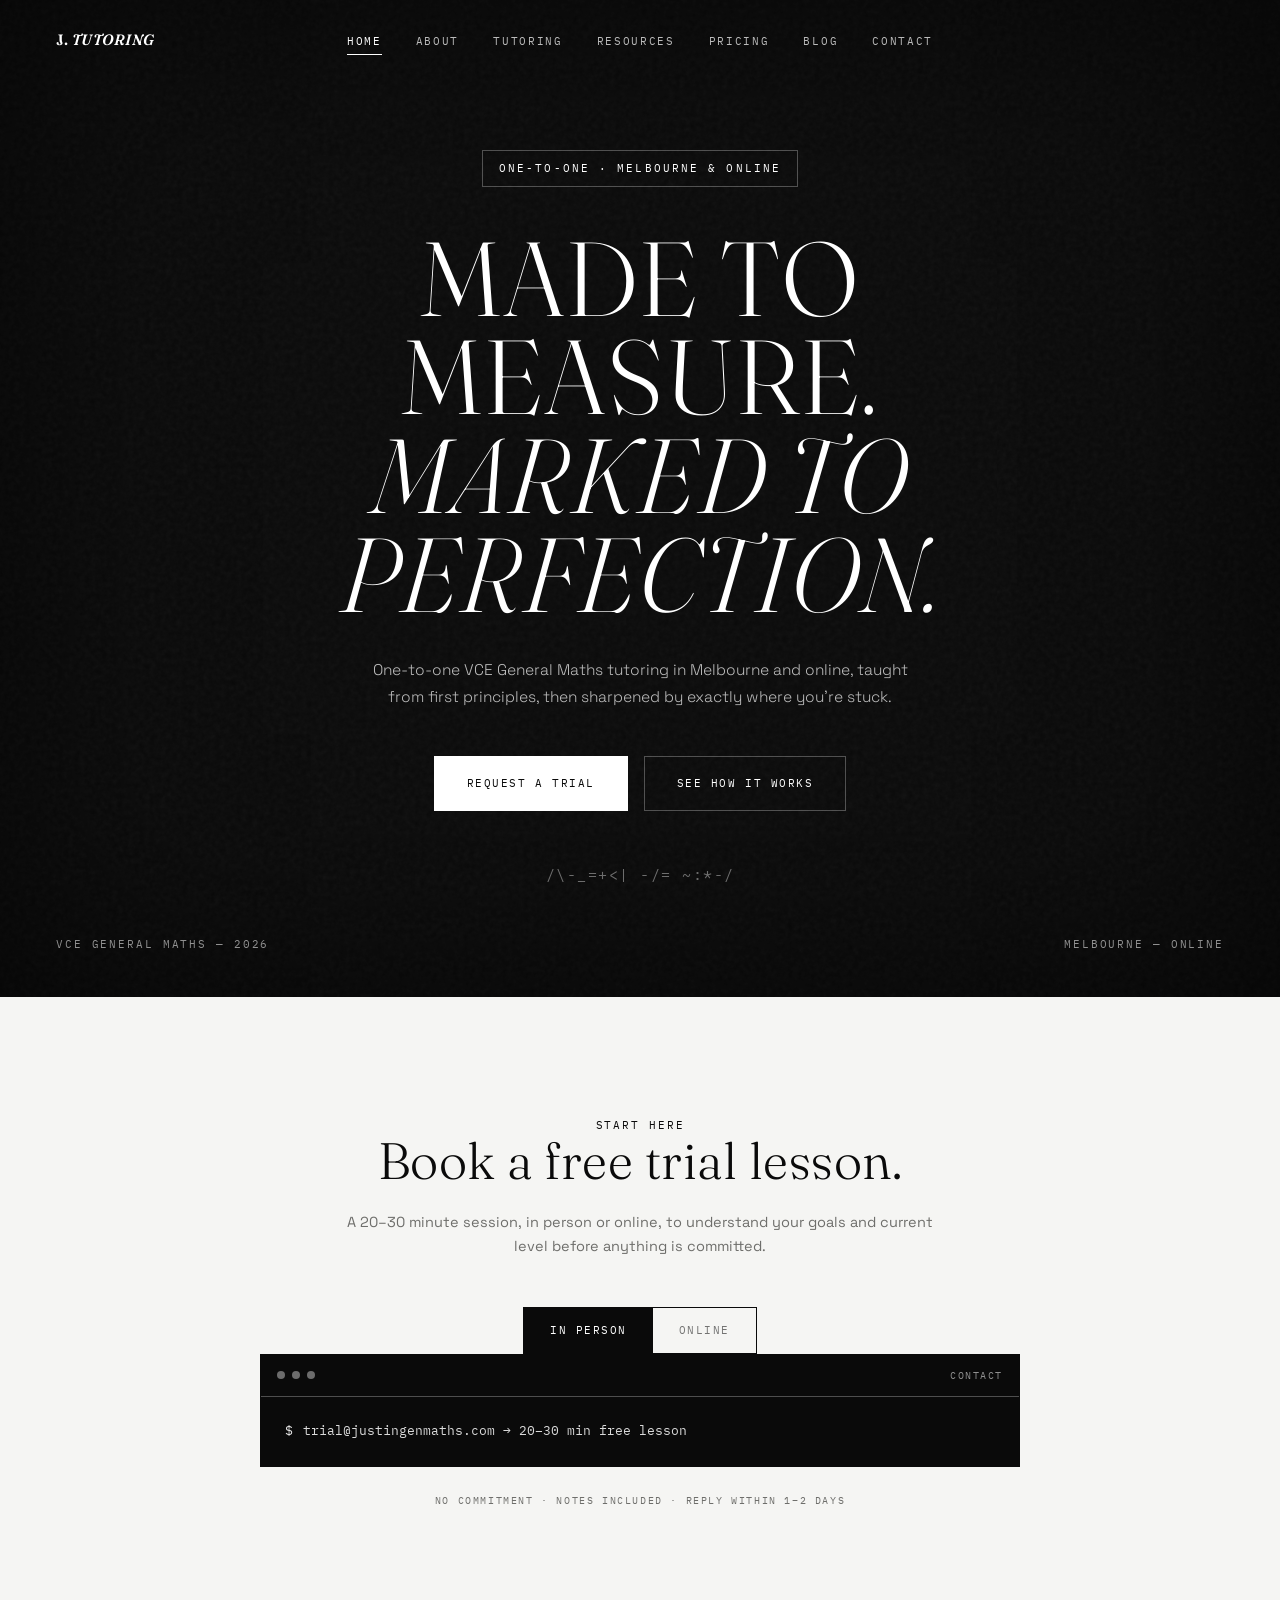
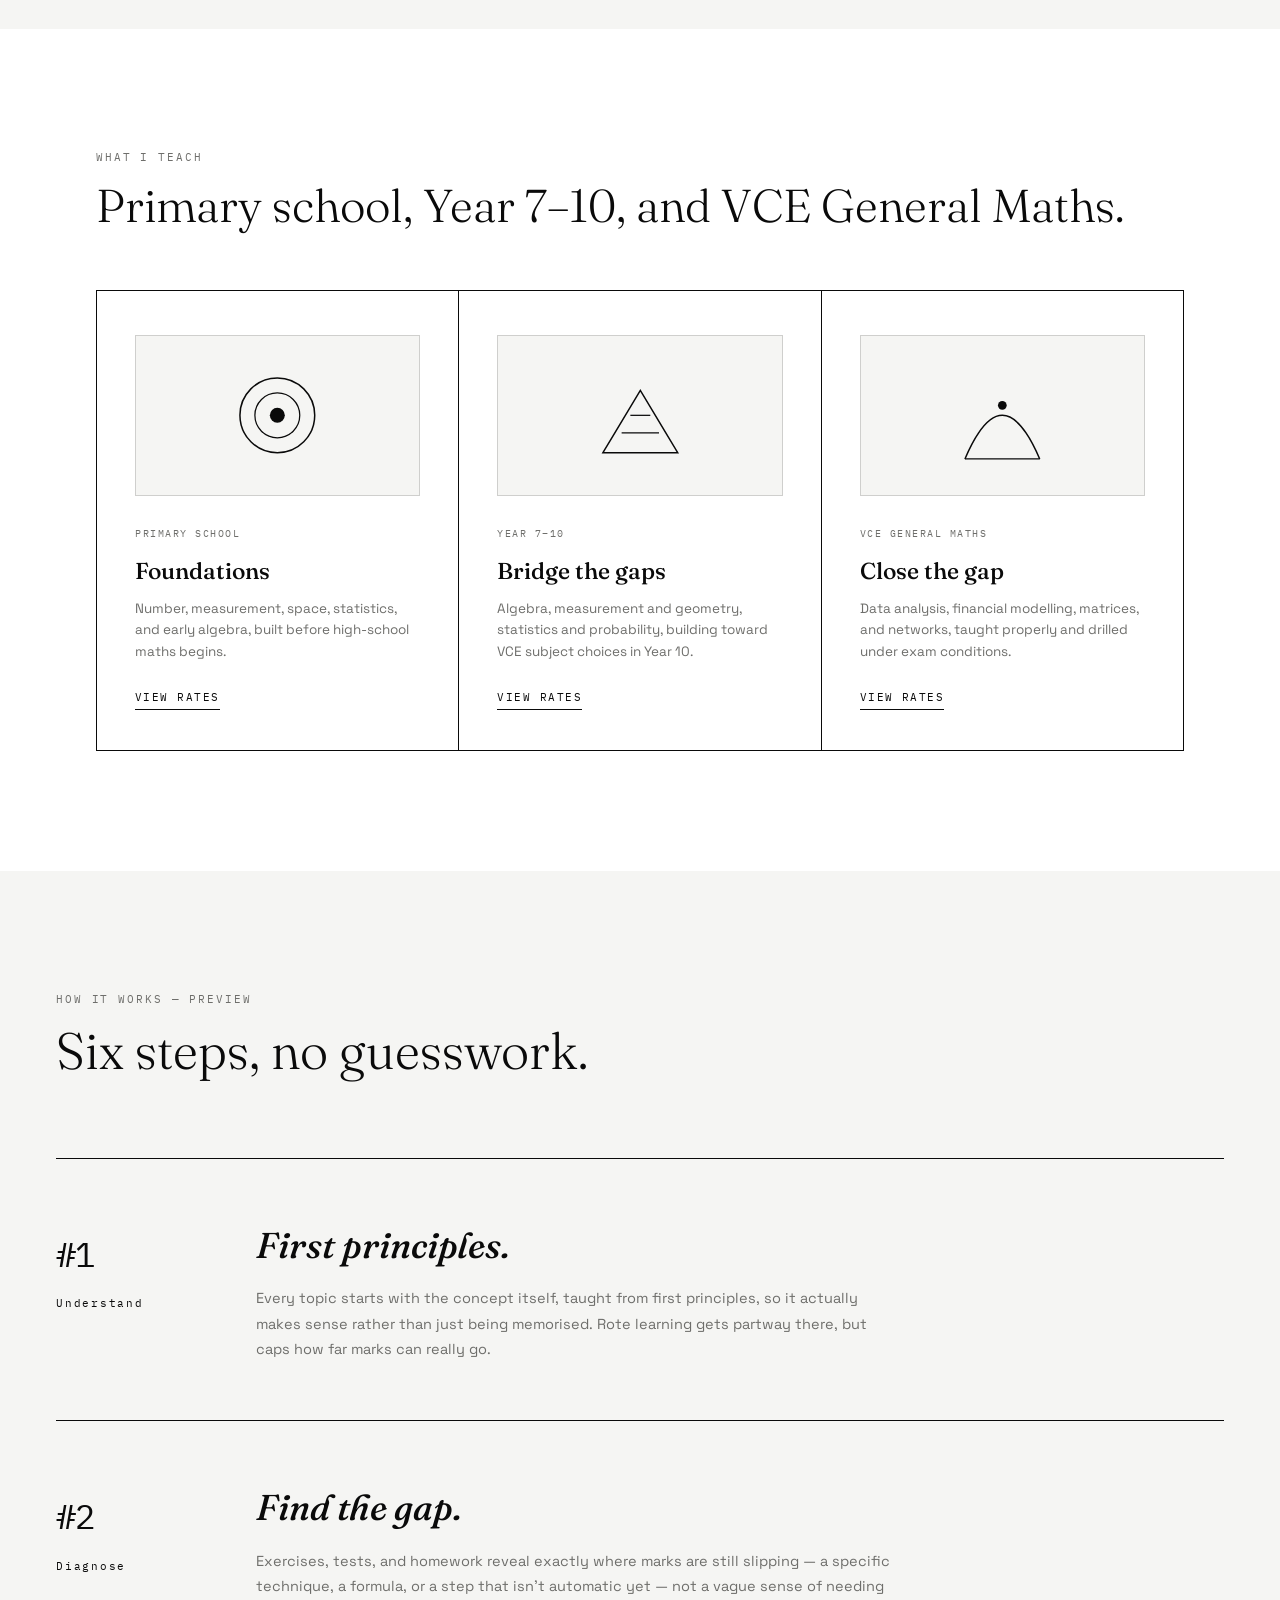
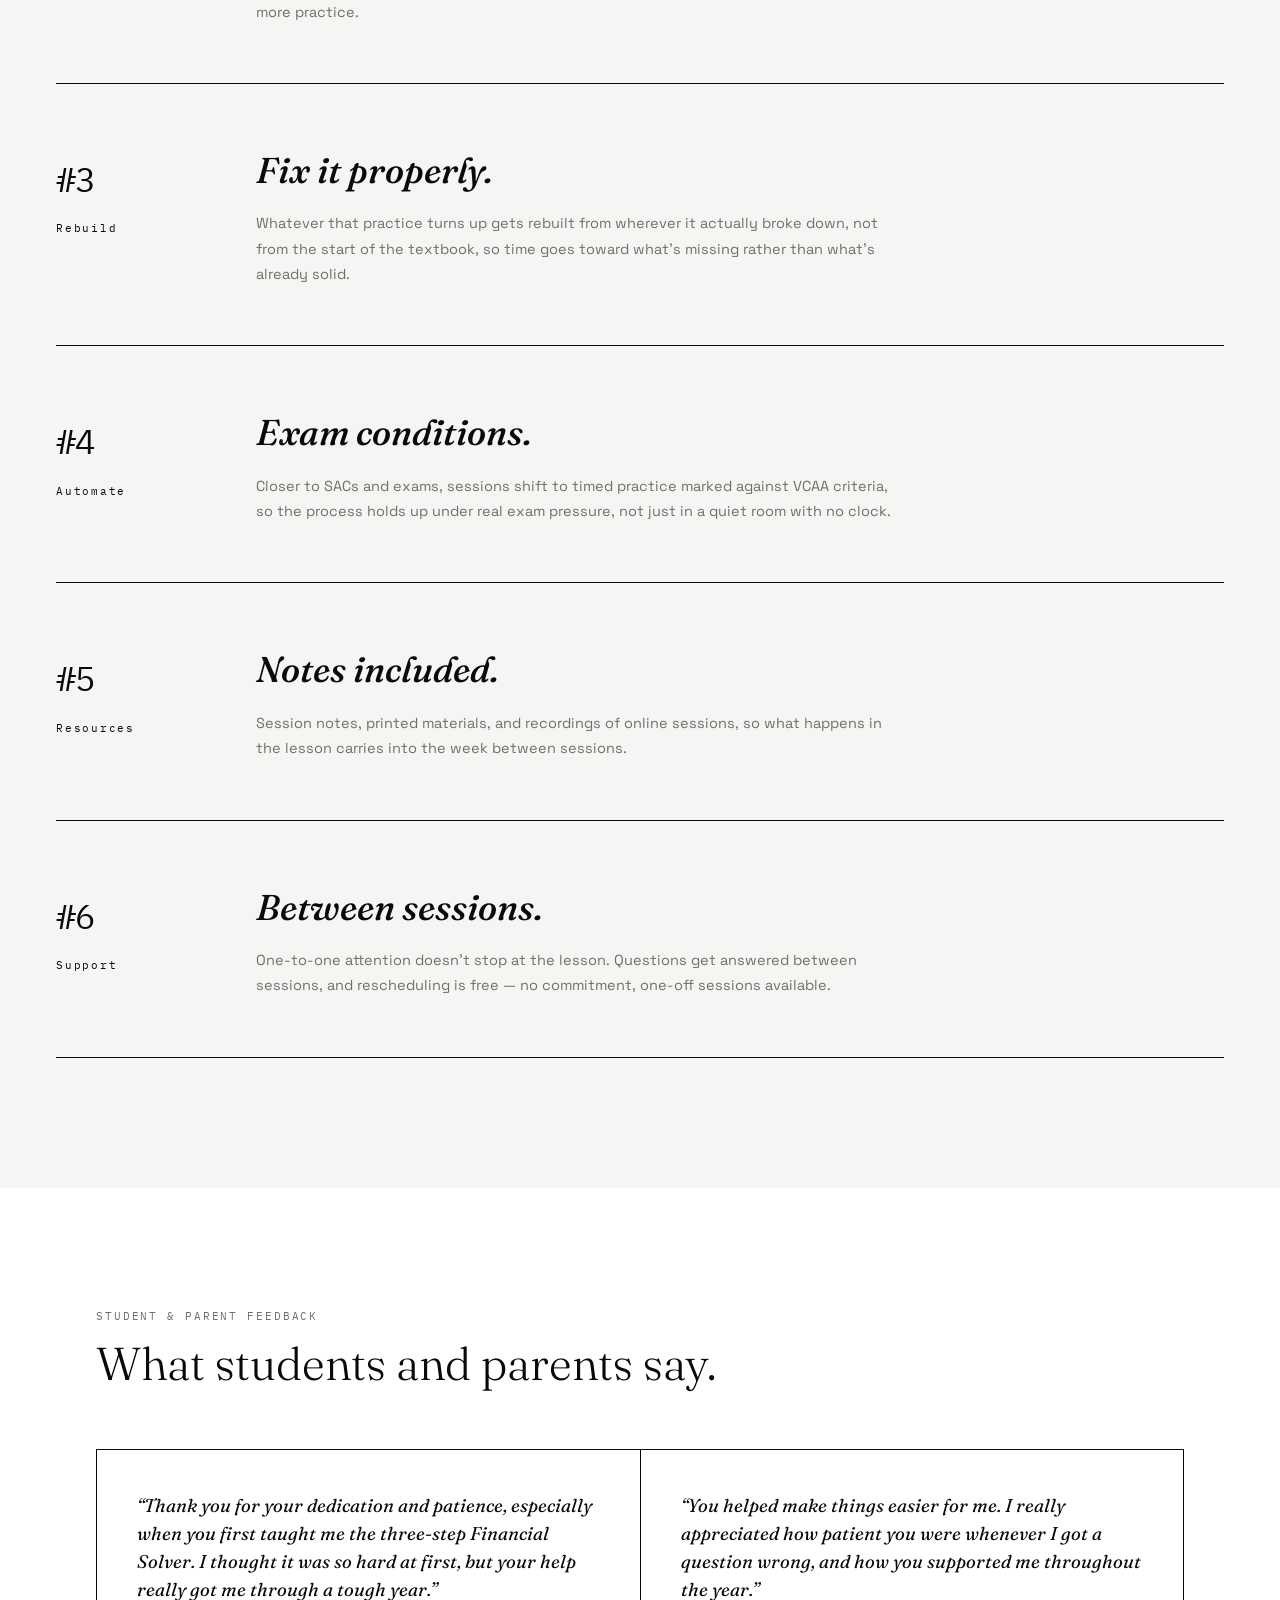
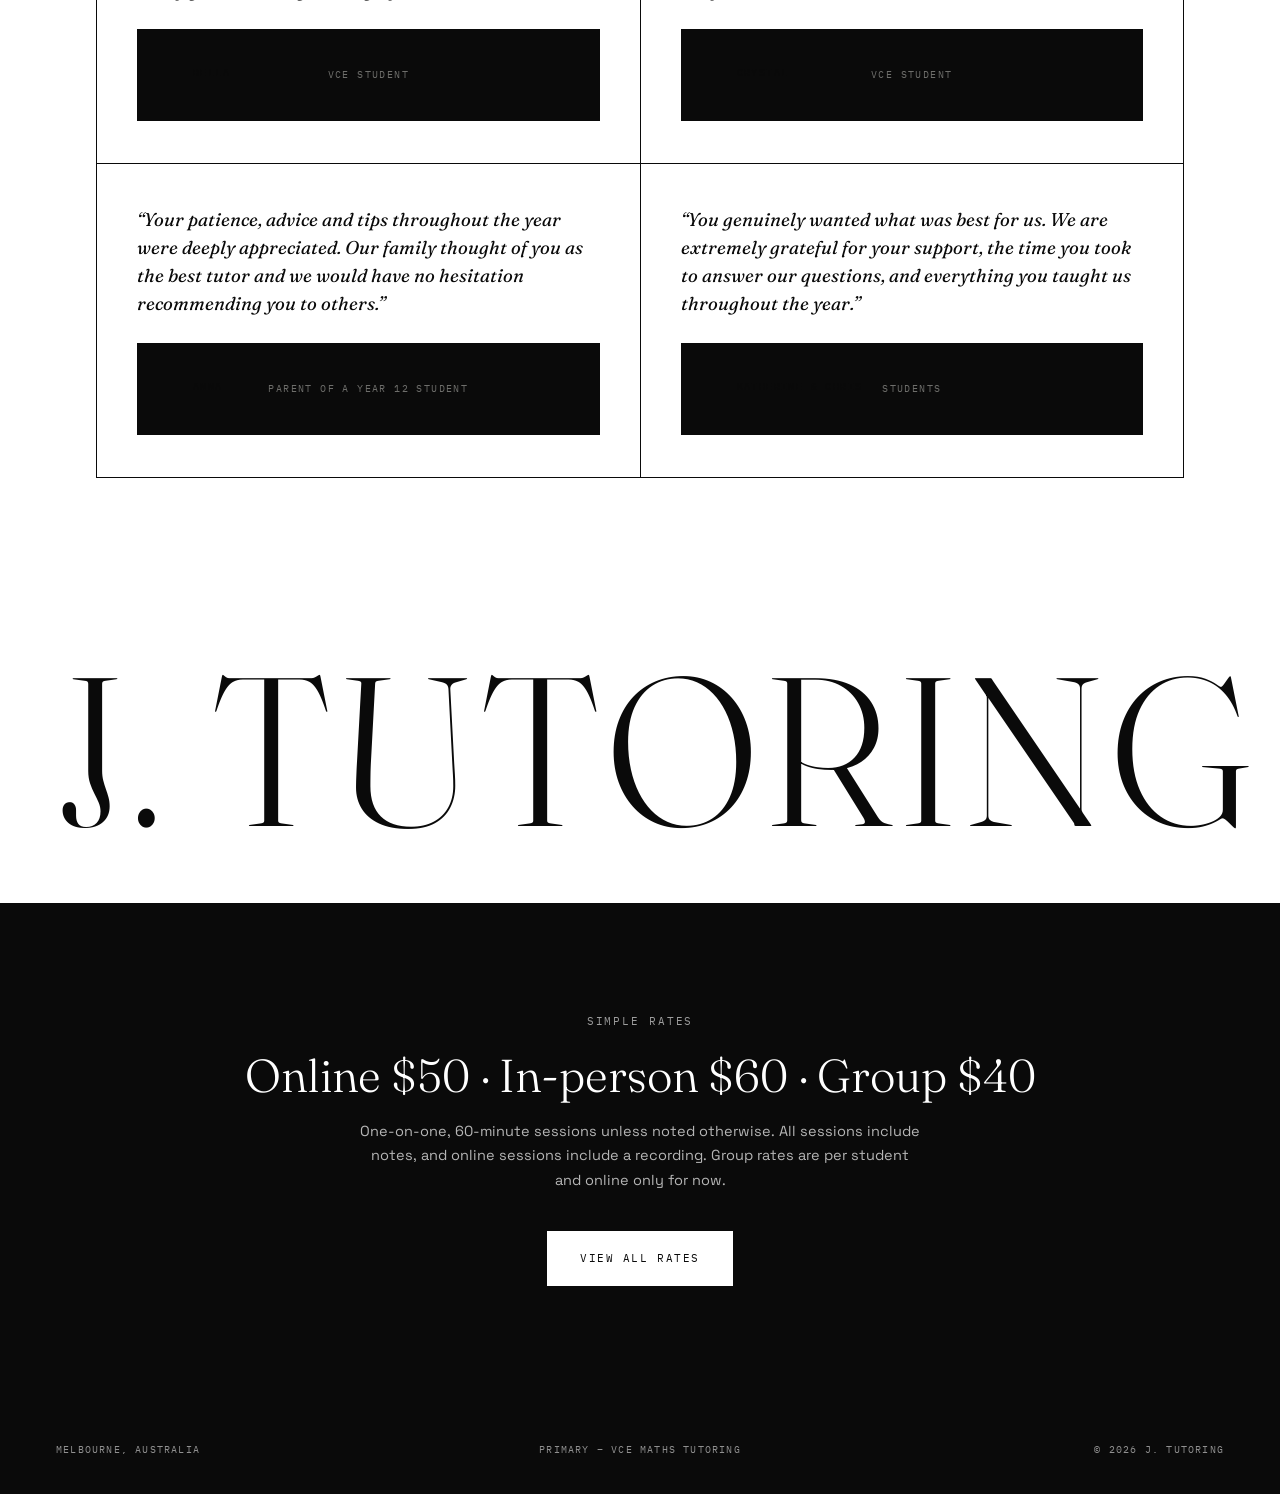
<file: index.html>
<!DOCTYPE html>
<html lang="en">
<head>
<meta charset="UTF-8">
<meta name="viewport" content="width=device-width, initial-scale=1.0">
<title>J. Tutoring — VCE General Maths, Melbourne</title>
<meta name="description" content="One-to-one VCE General Maths tutoring in Melbourne and online. Learn from first principles, diagnose lost marks, and prepare with VCAA-style practice.">
<link rel="canonical" href="https://justingenmaths.com/">
<meta name="theme-color" content="#0A0A0A">
<meta property="og:type" content="website">
<meta property="og:title" content="J. Tutoring — VCE General Maths, Melbourne">
<meta property="og:description" content="One-to-one VCE General Maths tutoring in Melbourne and online.">
<meta property="og:url" content="https://justingenmaths.com/">
<link rel="preconnect" href="https://fonts.googleapis.com">
<link rel="preconnect" href="https://fonts.gstatic.com" crossorigin>
<link rel="stylesheet" href="https://fonts.googleapis.com/css2?family=Fraunces:ital,opsz,wght@0,9..144,300..700;1,9..144,300..700&family=IBM+Plex+Mono:wght@400;500&family=Space+Grotesk:wght@300..600&display=swap">
<link rel="icon" href="favicon.svg" type="image/svg+xml">
<link rel="stylesheet" href="styles.css">
</head>
<body>

<a class="skip-link" href="#main-content">Skip to content</a>

<nav aria-label="Primary navigation">
  <a class="mark" href="index.html">J. <span>Tutoring</span></a>
  <button class="nav-toggle" id="navToggle" aria-label="Open menu" aria-controls="navList" aria-expanded="false"><span></span><span></span><span></span></button>
  <ul id="navList">
    <li class="current"><a href="index.html" aria-current="page">Home</a></li>
    <li><a href="about.html">About</a></li>
    <li><a href="tutoring.html">Tutoring</a></li>
    <li><a href="resources.html">Resources</a></li>
    <li><a href="pricing.html">Pricing</a></li>
    <li><a href="blog.html">Blog</a></li>
    <li><a href="contact.html">Contact</a></li>
  </ul>
</nav>

<main id="main-content">

<!-- ============ HERO (Hermes full-screen dark stage) ============ -->
<div class="hero">
  <div class="hero-badge">One-to-one · Melbourne &amp; online</div>
  <h1 class="hero-title">
    Made to<br>measure.<br><span class="it">Marked to</span><br><span class="it">perfection.</span>
  </h1>
  <p class="hero-sub">One-to-one VCE General Maths tutoring in Melbourne and online, taught from first principles, then sharpened by exactly where you're stuck.</p>
  <div class="hero-actions">
    <a class="btn btn-solid" href="contact.html">Request a trial</a>
    <a class="btn btn-ghost" href="tutoring.html">See how it works</a>
  </div>
  <div class="hero-deco" aria-hidden="true">/\-_=+&lt;| -/= ~:*-/</div>
  <div class="hero-eyebrow l">VCE General Maths — 2026</div>
  <div class="hero-eyebrow r">Melbourne — online</div>
</div>

<!-- ============ INSTALL / START (terminal band) ============ -->
<div class="install reveal">
  <div class="mono">Start here</div>
  <h2>Book a free trial lesson.</h2>
  <p class="dek">A 20–30 minute session, in person or online, to understand your goals and current level before anything is committed.</p>
  <div class="install-tabs" role="tablist" aria-label="Session format">
    <button class="active" type="button" role="tab" aria-selected="true">In person</button>
    <button type="button" role="tab" aria-selected="false">Online</button>
  </div>
  <div class="terminal" aria-label="How to start">
    <div class="terminal-bar"><span class="terminal-dot"></span><span class="terminal-dot"></span><span class="terminal-dot"></span><span class="terminal-label">contact</span></div>
    <div class="terminal-line"><span class="p">$</span><span class="c" id="installLine">trial@justingenmaths.com → 20–30 min free lesson</span></div>
  </div>
  <div class="hint">No commitment · Notes included · Reply within 1–2 days</div>
</div>

<!-- ============ CARDS (Hermes platform row → year levels) ============ -->
<div class="cards reveal">
  <div class="cards-head">
    <div class="mono">What I teach</div>
    <h2>Primary school, Year 7–10, and VCE General Maths.</h2>
  </div>
  <div class="cards-grid">
    <article class="card">
      <div class="art" aria-hidden="true">
        <svg viewBox="0 0 100 100" fill="none"><circle cx="50" cy="50" r="30" stroke="#0A0A0A" stroke-width="1.2"/><circle cx="50" cy="50" r="18" stroke="#0A0A0A" stroke-width="1"/><circle cx="50" cy="50" r="6" fill="#0A0A0A"/></svg>
      </div>
      <div class="card-tag">Primary school</div>
      <h3>Foundations</h3>
      <p class="card-sub">Number, measurement, space, statistics, and early algebra, built before high-school maths begins.</p>
      <a class="card-link" href="pricing.html">View rates</a>
    </article>
    <article class="card">
      <div class="art" aria-hidden="true">
        <svg viewBox="0 0 100 100" fill="none"><path d="M20 80 L50 30 L80 80 Z" stroke="#0A0A0A" stroke-width="1.2"/><line x1="35" y1="64" x2="65" y2="64" stroke="#0A0A0A" stroke-width="1"/><line x1="42" y1="50" x2="58" y2="50" stroke="#0A0A0A" stroke-width="1"/></svg>
      </div>
      <div class="card-tag">Year 7–10</div>
      <h3>Bridge the gaps</h3>
      <p class="card-sub">Algebra, measurement and geometry, statistics and probability, building toward VCE subject choices in Year 10.</p>
      <a class="card-link" href="pricing.html">View rates</a>
    </article>
    <article class="card">
      <div class="art" aria-hidden="true">
        <svg viewBox="0 0 100 100" fill="none"><path d="M20 85 Q 50 15 80 85" stroke="#0A0A0A" stroke-width="1.2"/><line x1="20" y1="85" x2="80" y2="85" stroke="#0A0A0A" stroke-width="1"/><circle cx="50" cy="42" r="3.5" fill="#0A0A0A"/></svg>
      </div>
      <div class="card-tag">VCE General Maths</div>
      <h3>Close the gap</h3>
      <p class="card-sub">Data analysis, financial modelling, matrices, and networks, taught properly and drilled under exam conditions.</p>
      <a class="card-link" href="pricing.html">View rates</a>
    </article>
  </div>
</div>

<!-- ============ FEATURE PREVIEW (Hermes #1..#6) ============ -->
<div class="features reveal">
  <div class="features-head">
    <div class="mono">How it works — preview</div>
    <h2>Six steps, no guesswork.</h2>
  </div>

  <div class="feature-block">
    <div class="feature-num"><b>#1</b>Understand</div>
    <div class="feature-body">
      <h3><em>First principles.</em></h3>
      <p>Every topic starts with the concept itself, taught from first principles, so it actually makes sense rather than just being memorised. Rote learning gets partway there, but caps how far marks can really go.</p>
    </div>
  </div>

  <div class="feature-block">
    <div class="feature-num"><b>#2</b>Diagnose</div>
    <div class="feature-body">
      <h3><em>Find the gap.</em></h3>
      <p>Exercises, tests, and homework reveal exactly where marks are still slipping — a specific technique, a formula, or a step that isn't automatic yet — not a vague sense of needing more practice.</p>
    </div>
  </div>

  <div class="feature-block">
    <div class="feature-num"><b>#3</b>Rebuild</div>
    <div class="feature-body">
      <h3><em>Fix it properly.</em></h3>
      <p>Whatever that practice turns up gets rebuilt from wherever it actually broke down, not from the start of the textbook, so time goes toward what's missing rather than what's already solid.</p>
    </div>
  </div>

  <div class="feature-block">
    <div class="feature-num"><b>#4</b>Automate</div>
    <div class="feature-body">
      <h3><em>Exam conditions.</em></h3>
      <p>Closer to SACs and exams, sessions shift to timed practice marked against VCAA criteria, so the process holds up under real exam pressure, not just in a quiet room with no clock.</p>
    </div>
  </div>

  <div class="feature-block">
    <div class="feature-num"><b>#5</b>Resources</div>
    <div class="feature-body">
      <h3><em>Notes included.</em></h3>
      <p>Session notes, printed materials, and recordings of online sessions, so what happens in the lesson carries into the week between sessions.</p>
    </div>
  </div>

  <div class="feature-block">
    <div class="feature-num"><b>#6</b>Support</div>
    <div class="feature-body">
      <h3><em>Between sessions.</em></h3>
      <p>One-to-one attention doesn't stop at the lesson. Questions get answered between sessions, and rescheduling is free — no commitment, one-off sessions available.</p>
    </div>
  </div>
</div>

<!-- ============ TESTIMONIALS ============ -->
<div class="testimonials reveal">
  <div class="testimonials-head">
    <div class="mono">Student &amp; parent feedback</div>
    <h2>What students and parents say.</h2>
  </div>
  <div class="testimonials-grid">
    <article class="tcard">
      <blockquote>“Thank you for your dedication and patience, especially when you first taught me the three-step Financial Solver. I thought it was so hard at first, but your help really got me through a tough year.”</blockquote>
      <footer><strong>Bella</strong>VCE student</footer>
    </article>
    <article class="tcard">
      <blockquote>“You helped make things easier for me. I really appreciated how patient you were whenever I got a question wrong, and how you supported me throughout the year.”</blockquote>
      <footer><strong>Crystal</strong>VCE student</footer>
    </article>
    <article class="tcard">
      <blockquote>“Your patience, advice and tips throughout the year were deeply appreciated. Our family thought of you as the best tutor and we would have no hesitation recommending you to others.”</blockquote>
      <footer><strong>Anna</strong>Parent of a Year 12 student</footer>
    </article>
    <article class="tcard">
      <blockquote>“You genuinely wanted what was best for us. We are extremely grateful for your support, the time you took to answer our questions, and everything you taught us throughout the year.”</blockquote>
      <footer><strong>Katherine &amp; Chris</strong>Students</footer>
    </article>
  </div>
</div>

<!-- ============ GIANT WORDMARK ============ -->
<div class="wordmark" aria-hidden="true">J. Tutoring</div>

<!-- ============ PRICING BAND (Hermes "Nous Portal") ============ -->
<div class="band">
  <div class="mono">Simple rates</div>
  <h2>Online $50 · In-person $60 · Group $40</h2>
  <p class="dek">One-on-one, 60-minute sessions unless noted otherwise. All sessions include notes, and online sessions include a recording. Group rates are per student and online only for now.</p>
  <a class="btn btn-solid" href="pricing.html">View all rates</a>
</div>

</main>

<footer>
  <span>Melbourne, Australia</span>
  <span>Primary – VCE maths tutoring</span>
  <span>© 2026 J. Tutoring</span>
</footer>

<script src="script.js"></script>
</body>
</html>
</file>
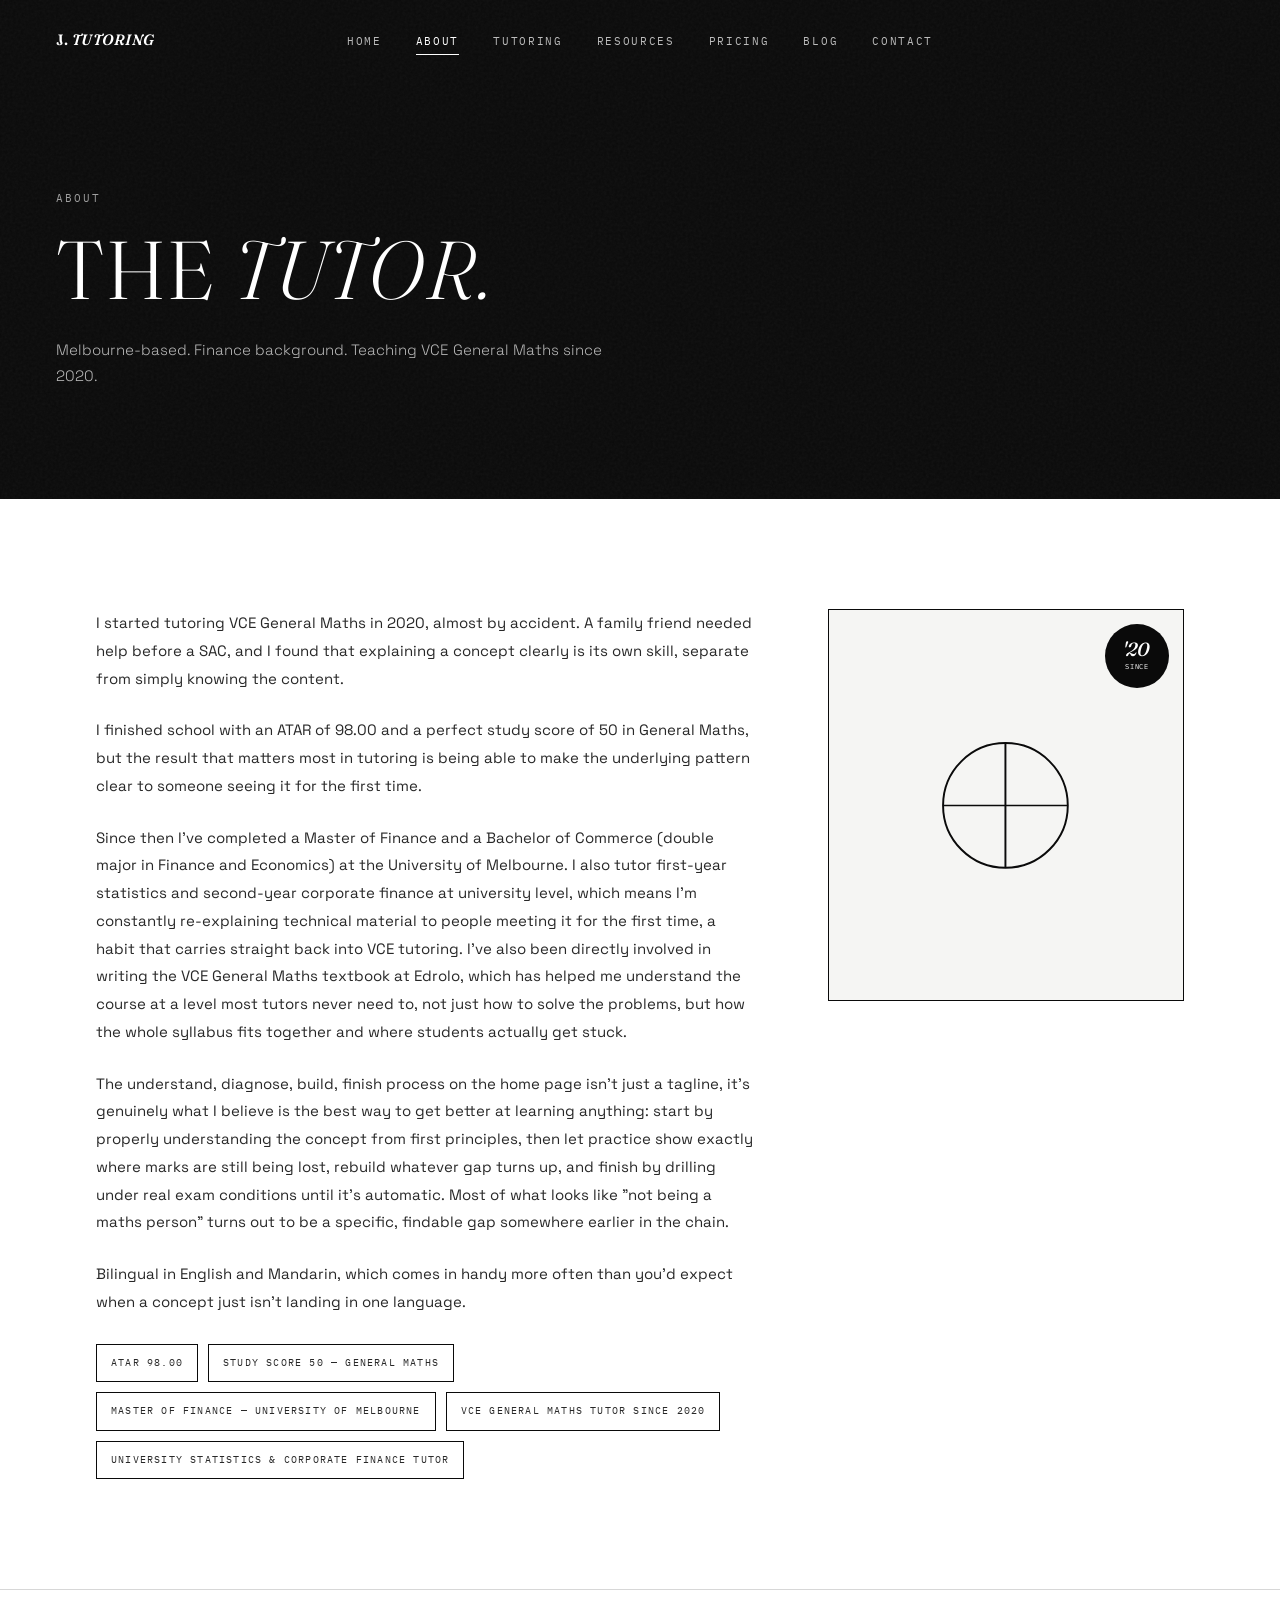
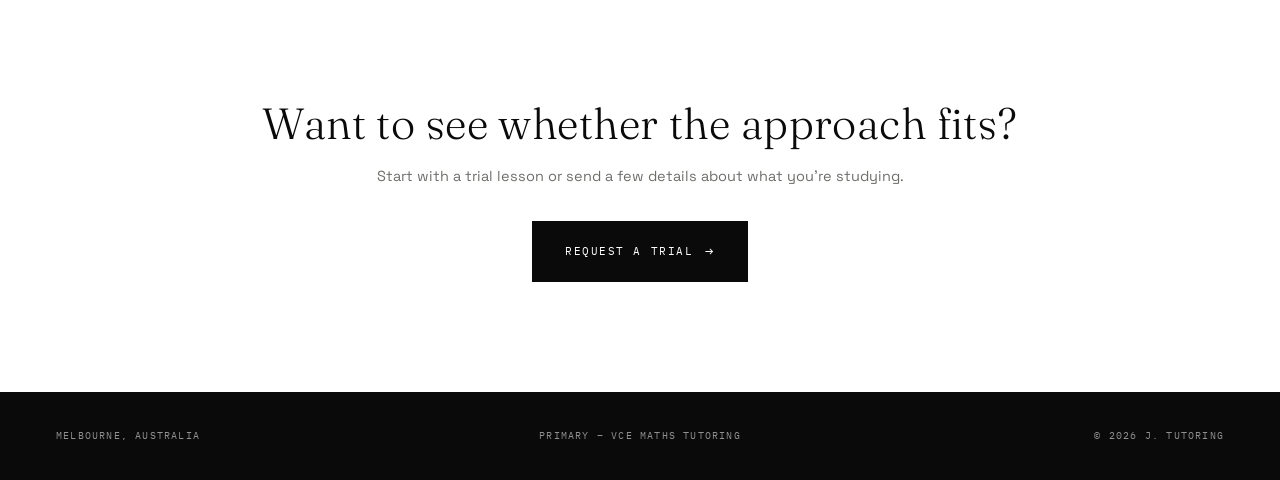
<file: about.html>
<!DOCTYPE html>
<html lang="en">
<head>
<meta charset="UTF-8">
<meta name="viewport" content="width=device-width, initial-scale=1.0">
<title>About — J. Tutoring</title>
<meta name="description" content="Meet the Melbourne VCE General Maths tutor behind J. Tutoring: study score 50, ATAR 98.00, finance background, and tutoring since 2020.">
<link rel="canonical" href="https://justingenmaths.com/about.html">
<meta name="theme-color" content="#0A0A0A">
<meta property="og:type" content="website">
<meta property="og:title" content="About — J. Tutoring">
<meta property="og:description" content="Meet the Melbourne VCE General Maths tutor behind J. Tutoring.">
<meta property="og:url" content="https://justingenmaths.com/about.html">
<link rel="preconnect" href="https://fonts.googleapis.com">
<link rel="preconnect" href="https://fonts.gstatic.com" crossorigin>
<link rel="stylesheet" href="https://fonts.googleapis.com/css2?family=Fraunces:ital,opsz,wght@0,9..144,300..700;1,9..144,300..700&family=IBM+Plex+Mono:wght@400;500&family=Space+Grotesk:wght@300..600&display=swap">
<link rel="icon" href="favicon.svg" type="image/svg+xml">
<link rel="stylesheet" href="styles.css">
</head>
<body>

<a class="skip-link" href="#main-content">Skip to content</a>

<nav aria-label="Primary navigation">
  <a class="mark" href="index.html">J. <span>Tutoring</span></a>
  <button class="nav-toggle" id="navToggle" aria-label="Open menu" aria-controls="navList" aria-expanded="false"><span></span><span></span><span></span></button>
  <ul id="navList">
    <li><a href="index.html">Home</a></li>
    <li class="current"><a href="about.html" aria-current="page">About</a></li>
    <li><a href="tutoring.html">Tutoring</a></li>
    <li><a href="resources.html">Resources</a></li>
    <li><a href="pricing.html">Pricing</a></li>
    <li><a href="blog.html">Blog</a></li>
    <li><a href="contact.html">Contact</a></li>
  </ul>
</nav>

<main id="main-content">

<div class="page-hero">
  <div class="mono">About</div>
  <h1>The <span class="it">tutor.</span></h1>
  <p class="dek">Melbourne-based. Finance background. Teaching VCE General Maths since 2020.</p>
</div>

<div class="section reveal">
  <div class="two-col">
    <div class="copy">
      <p style="margin-bottom:24px;">I started tutoring VCE General Maths in 2020, almost by accident. A family friend needed help before a SAC, and I found that explaining a concept clearly is its own skill, separate from simply knowing the content.</p>
      <p style="margin-bottom:24px;">I finished school with an ATAR of 98.00 and a perfect study score of 50 in General Maths, but the result that matters most in tutoring is being able to make the underlying pattern clear to someone seeing it for the first time.</p>
      <p style="margin-bottom:24px;">Since then I've completed a Master of Finance and a Bachelor of Commerce (double major in Finance and Economics) at the University of Melbourne. I also tutor first-year statistics and second-year corporate finance at university level, which means I'm constantly re-explaining technical material to people meeting it for the first time, a habit that carries straight back into VCE tutoring. I've also been directly involved in writing the VCE General Maths textbook at Edrolo, which has helped me understand the course at a level most tutors never need to, not just how to solve the problems, but how the whole syllabus fits together and where students actually get stuck.</p>
      <p style="margin-bottom:24px;">The understand, diagnose, build, finish process on the home page isn't just a tagline, it's genuinely what I believe is the best way to get better at learning anything: start by properly understanding the concept from first principles, then let practice show exactly where marks are still being lost, rebuild whatever gap turns up, and finish by drilling under real exam conditions until it's automatic. Most of what looks like "not being a maths person" turns out to be a specific, findable gap somewhere earlier in the chain.</p>
      <p>Bilingual in English and Mandarin, which comes in handy more often than you'd expect when a concept just isn't landing in one language.</p>
      <div class="tag-list">
        <span>ATAR 98.00</span>
        <span>Study Score 50 — General Maths</span>
        <span>Master of Finance — University of Melbourne</span>
        <span>VCE General Maths tutor since 2020</span>
        <span>University statistics &amp; corporate finance tutor</span>
      </div>
    </div>
    <div class="framed-box" style="aspect-ratio:1/1.1; position:sticky; top:40px;">
      <svg width="55%" viewBox="0 0 100 100" role="img" aria-label="Abstract mathematical diagram representing the tutor's teaching approach">
        <circle cx="50" cy="50" r="32" stroke="#0A0A0A" stroke-width="1" fill="none"/>
        <line x1="50" y1="18" x2="50" y2="82" stroke="#0A0A0A" stroke-width="1"/>
        <line x1="18" y1="50" x2="82" y2="50" stroke="#0A0A0A" stroke-width="0.75"/>
      </svg>
      <div class="badge"><div class="num">'20</div><div class="cap">since</div></div>
    </div>
  </div>
</div>

<div class="rule"></div>

<div class="section center">
  <h2>Want to see whether the approach fits?</h2>
  <p class="lede" style="margin-left:auto; margin-right:auto;">Start with a trial lesson or send a few details about what you're studying.</p>
  <a class="cta" href="contact.html" style="margin-top:32px;">Request a trial</a>
</div>

</main>

<footer>
  <span>Melbourne, Australia</span>
  <span>Primary – VCE maths tutoring</span>
  <span>© 2026 J. Tutoring</span>
</footer>

<script src="script.js"></script>
</body>
</html>
</file>
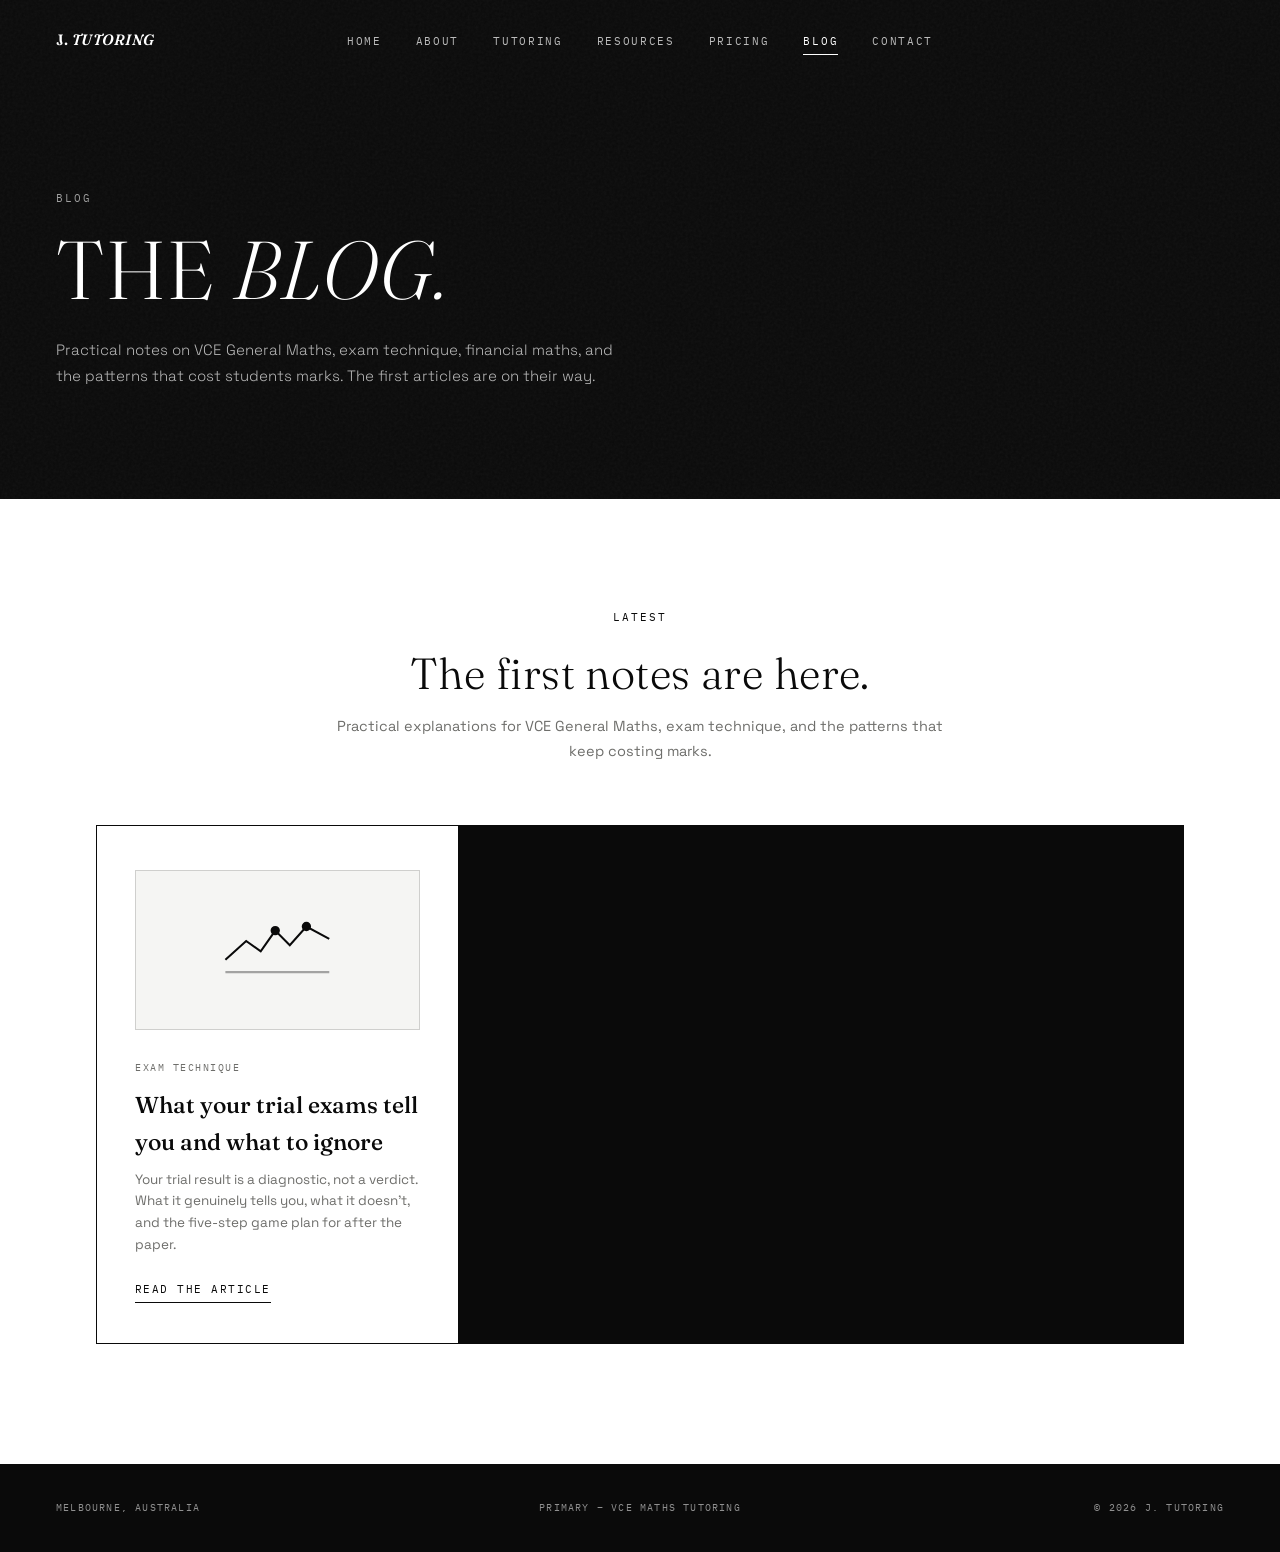
<file: blog.html>
<!DOCTYPE html>
<html lang="en">
<head>
<meta charset="UTF-8">
<meta name="viewport" content="width=device-width, initial-scale=1.0">
<title>Blog — J. Tutoring</title>
<meta name="description" content="Maths tutoring articles and study tips from a Melbourne VCE General Maths tutor. Coming soon.">
<link rel="canonical" href="https://justingenmaths.com/blog.html">
<meta name="theme-color" content="#0A0A0A">
<meta property="og:type" content="website">
<meta property="og:title" content="Blog — J. Tutoring">
<meta property="og:description" content="Maths tutoring articles and study tips from a Melbourne VCE General Maths tutor. Coming soon.">
<meta property="og:url" content="https://justingenmaths.com/blog.html">
<link rel="preconnect" href="https://fonts.googleapis.com">
<link rel="preconnect" href="https://fonts.gstatic.com" crossorigin>
<link rel="stylesheet" href="https://fonts.googleapis.com/css2?family=Fraunces:ital,opsz,wght@0,9..144,300..700;1,9..144,300..700&family=IBM+Plex+Mono:wght@400;500&family=Space+Grotesk:wght@300..600&display=swap">
<link rel="icon" href="favicon.svg" type="image/svg+xml">
<link rel="stylesheet" href="styles.css">
</head>
<body>

<a class="skip-link" href="#main-content">Skip to content</a>

<nav aria-label="Primary navigation">
  <a class="mark" href="index.html">J. <span>Tutoring</span></a>
  <button class="nav-toggle" id="navToggle" aria-label="Open menu" aria-controls="navList" aria-expanded="false"><span></span><span></span><span></span></button>
  <ul id="navList">
    <li><a href="index.html">Home</a></li>
    <li><a href="about.html">About</a></li>
    <li><a href="tutoring.html">Tutoring</a></li>
    <li><a href="resources.html">Resources</a></li>
    <li><a href="pricing.html">Pricing</a></li>
    <li class="current"><a href="blog.html" aria-current="page">Blog</a></li>
    <li><a href="contact.html">Contact</a></li>
  </ul>
</nav>

<main id="main-content">

<div class="page-hero">
  <div class="mono">Blog</div>
  <h1>The <span class="it">blog.</span></h1>
  <p class="dek">Practical notes on VCE General Maths, exam technique, financial maths, and the patterns that cost students marks. The first articles are on their way.</p>
</div>

<div class="section center reveal" style="padding-bottom:60px;">
  <div class="mono" style="margin-bottom:24px; display:block;">Latest</div>
  <h2>The first notes are here.</h2>
  <p class="lede" style="margin-left:auto; margin-right:auto;">Practical explanations for VCE General Maths, exam technique, and the patterns that keep costing marks.</p>
</div>

<div class="cards" style="padding-top:0;">
  <div class="cards-grid">
    <article class="card">
      <div class="art">
        <svg viewBox="0 0 120 68" fill="none" stroke="#0A0A0A" stroke-width="2" aria-hidden="true">
          <path d="M10 44 L30 26 L44 36 L58 16 L72 30 L88 12 L110 24"/>
          <path d="M10 56 L110 56" stroke-opacity=".35"/>
          <circle cx="58" cy="16" r="3.5" fill="#0A0A0A"/>
          <circle cx="88" cy="12" r="3.5" fill="#0A0A0A"/>
        </svg>
      </div>
      <div class="card-tag">Exam technique</div>
      <h3>What your trial exams tell you and what to ignore</h3>
      <p class="card-sub">Your trial result is a diagnostic, not a verdict. What it genuinely tells you, what it doesn't, and the five-step game plan for after the paper.</p>
      <a class="card-link" href="articles/trial-exams-what-they-tell-you.html">Read the article</a>
    </article>
  </div>
</div>

</main>

<footer>
  <span>Melbourne, Australia</span>
  <span>Primary – VCE maths tutoring</span>
  <span>© 2026 J. Tutoring</span>
</footer>

<script src="script.js"></script>
</body>
</html>
</file>
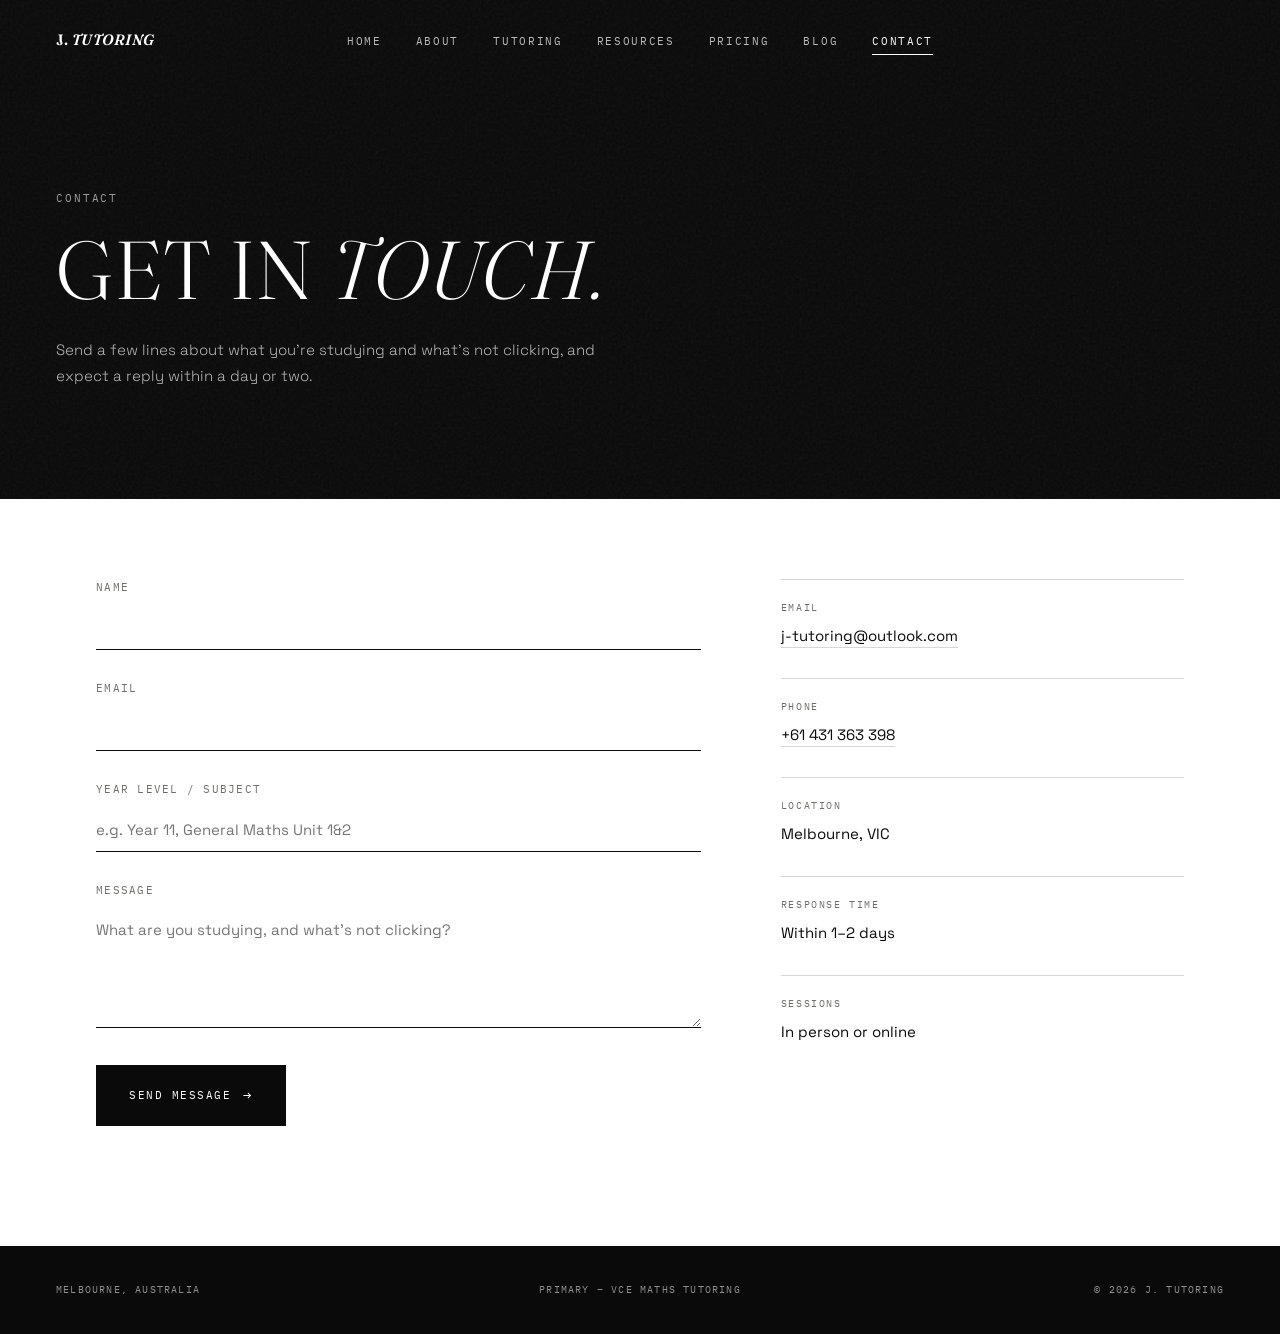
<file: contact.html>
<!DOCTYPE html>
<html lang="en">
<head>
<meta charset="UTF-8">
<meta name="viewport" content="width=device-width, initial-scale=1.0">
<title>Contact — J. Tutoring</title>
<meta name="description" content="Contact J. Tutoring about one-to-one VCE General Maths tutoring in Melbourne or online. Expect a reply within 1–2 days.">
<link rel="canonical" href="https://justingenmaths.com/contact.html">
<meta name="theme-color" content="#0A0A0A">
<meta property="og:type" content="website">
<meta property="og:title" content="Contact — J. Tutoring">
<meta property="og:description" content="Start an enquiry about one-to-one VCE General Maths tutoring in Melbourne or online.">
<meta property="og:url" content="https://justingenmaths.com/contact.html">
<link rel="preconnect" href="https://fonts.googleapis.com">
<link rel="preconnect" href="https://fonts.gstatic.com" crossorigin>
<link rel="stylesheet" href="https://fonts.googleapis.com/css2?family=Fraunces:ital,opsz,wght@0,9..144,300..700;1,9..144,300..700&family=IBM+Plex+Mono:wght@400;500&family=Space+Grotesk:wght@300..600&display=swap">
<link rel="icon" href="favicon.svg" type="image/svg+xml">
<link rel="stylesheet" href="styles.css">
</head>
<body>

<a class="skip-link" href="#main-content">Skip to content</a>

<nav aria-label="Primary navigation">
  <a class="mark" href="index.html">J. <span>Tutoring</span></a>
  <button class="nav-toggle" id="navToggle" aria-label="Open menu" aria-controls="navList" aria-expanded="false"><span></span><span></span><span></span></button>
  <ul id="navList">
    <li><a href="index.html">Home</a></li>
    <li><a href="about.html">About</a></li>
    <li><a href="tutoring.html">Tutoring</a></li>
    <li><a href="resources.html">Resources</a></li>
    <li><a href="pricing.html">Pricing</a></li>
    <li><a href="blog.html">Blog</a></li>
    <li class="current"><a href="contact.html" aria-current="page">Contact</a></li>
  </ul>
</nav>

<main id="main-content">

<div class="page-hero">
  <div class="mono">Contact</div>
  <h1>Get in <span class="it">touch.</span></h1>
  <p class="dek">Send a few lines about what you're studying and what's not clicking, and expect a reply within a day or two.</p>
</div>

<div class="form-grid reveal">
  <div id="formWrap">
    <form id="contactForm" action="https://formspree.io/f/mwvgwqgv" method="POST" novalidate>
      <div class="field">
        <label for="name">Name</label>
        <input type="text" id="name" name="name" autocomplete="name" required>
      </div>
      <div class="field">
        <label for="email">Email</label>
        <input type="email" id="email" name="email" autocomplete="email" required>
      </div>
      <div class="field">
        <label for="year">Year level / subject</label>
        <input type="text" id="year" name="year" placeholder="e.g. Year 11, General Maths Unit 1&2">
      </div>
      <div class="field">
        <label for="message">Message</label>
        <textarea id="message" name="message" rows="5" placeholder="What are you studying, and what's not clicking?" required></textarea>
      </div>
      <div class="form-honeypot" aria-hidden="true"><label for="website">Website</label><input type="text" id="website" name="website" tabindex="-1" autocomplete="off"></div>
      <button type="submit" class="cta" id="submitBtn">Send message</button>
      <div id="formError" class="form-message form-message--error" role="alert" aria-live="assertive" hidden></div>
    </form>
    <div id="formSuccess" class="form-success" role="status" aria-live="polite" hidden tabindex="-1">
      <p class="accent" style="font-family:var(--serif); font-style:italic; font-size:26px; margin-bottom:14px;">Message sent.</p>
      <p style="font-size:14px; opacity:0.7; max-width:380px; line-height:1.6;">Thanks, that's come through. Expect a reply within a day or two.</p>
    </div>
  </div>

  <div class="contact-info">
    <div class="item">
      <div class="k">Email</div>
      <div class="v"><a href="mailto:j-tutoring@outlook.com">j-tutoring@outlook.com</a></div>
    </div>
    <div class="item">
      <div class="k">Phone</div>
      <div class="v"><a href="tel:+61431363398">+61 431 363 398</a></div>
    </div>
    <div class="item">
      <div class="k">Location</div>
      <div class="v">Melbourne, VIC</div>
    </div>
    <div class="item">
      <div class="k">Response time</div>
      <div class="v">Within 1–2 days</div>
    </div>
    <div class="item">
      <div class="k">Sessions</div>
      <div class="v">In person or online</div>
    </div>
  </div>
</div>

</main>

<footer>
  <span>Melbourne, Australia</span>
  <span>Primary – VCE maths tutoring</span>
  <span>© 2026 J. Tutoring</span>
</footer>

<script src="script.js"></script>
</body>
</html>
</file>
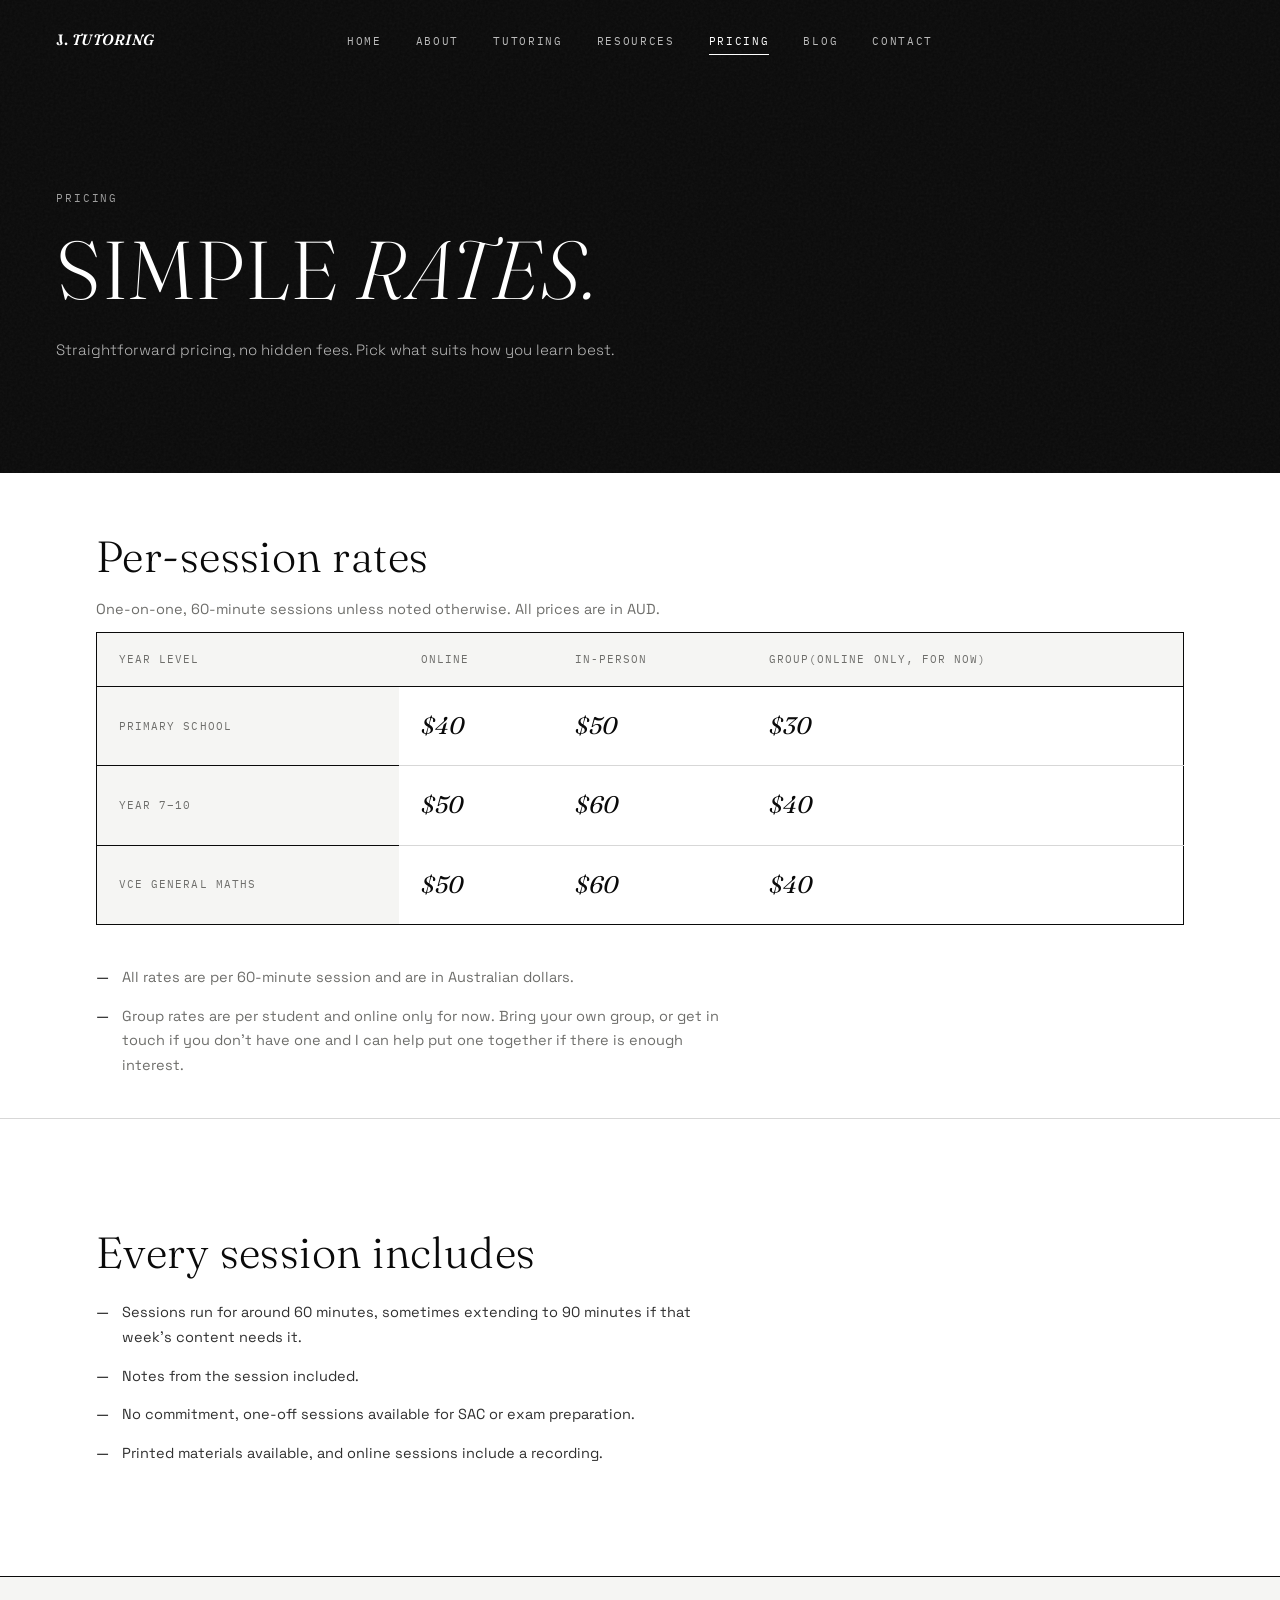
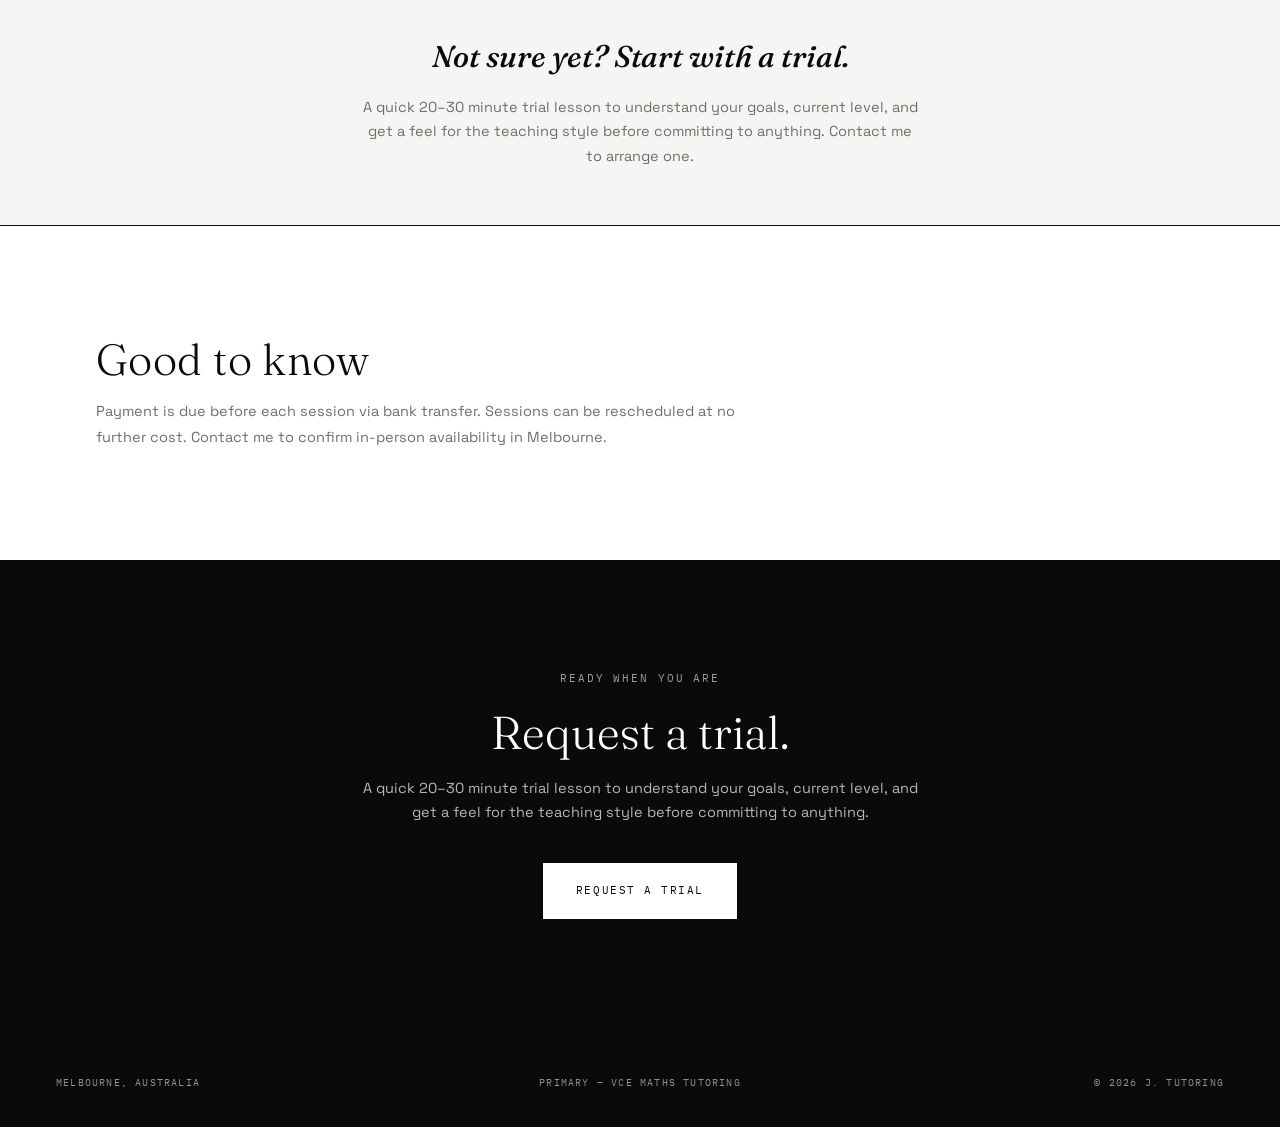
<file: pricing.html>
<!DOCTYPE html>
<html lang="en">
<head>
<meta charset="UTF-8">
<meta name="viewport" content="width=device-width, initial-scale=1.0">
<title>Pricing — J. Tutoring</title>
<meta name="description" content="Clear per-session rates for private maths tutoring in Melbourne and online, including VCE General Maths, Year 7–10, and primary school.">
<link rel="canonical" href="https://justingenmaths.com/pricing.html">
<meta name="theme-color" content="#0A0A0A">
<meta property="og:type" content="website">
<meta property="og:title" content="Pricing — J. Tutoring">
<meta property="og:description" content="Clear per-session rates for private maths tutoring in Melbourne and online.">
<meta property="og:url" content="https://justingenmaths.com/pricing.html">
<link rel="preconnect" href="https://fonts.googleapis.com">
<link rel="preconnect" href="https://fonts.gstatic.com" crossorigin>
<link rel="stylesheet" href="https://fonts.googleapis.com/css2?family=Fraunces:ital,opsz,wght@0,9..144,300..700;1,9..144,300..700&family=IBM+Plex+Mono:wght@400;500&family=Space+Grotesk:wght@300..600&display=swap">
<link rel="icon" href="favicon.svg" type="image/svg+xml">
<link rel="stylesheet" href="styles.css">
</head>
<body>

<a class="skip-link" href="#main-content">Skip to content</a>

<nav aria-label="Primary navigation">
  <a class="mark" href="index.html">J. <span>Tutoring</span></a>
  <button class="nav-toggle" id="navToggle" aria-label="Open menu" aria-controls="navList" aria-expanded="false"><span></span><span></span><span></span></button>
  <ul id="navList">
    <li><a href="index.html">Home</a></li>
    <li><a href="about.html">About</a></li>
    <li><a href="tutoring.html">Tutoring</a></li>
    <li><a href="resources.html">Resources</a></li>
    <li class="current"><a href="pricing.html" aria-current="page">Pricing</a></li>
    <li><a href="blog.html">Blog</a></li>
    <li><a href="contact.html">Contact</a></li>
  </ul>
</nav>

<main id="main-content">

<div class="page-hero">
  <div class="mono">Pricing</div>
  <h1>Simple <span class="it">rates.</span></h1>
  <p class="dek">Straightforward pricing, no hidden fees. Pick what suits how you learn best.</p>
</div>

<div class="section tight reveal" style="padding-bottom:10px;">
  <h2>Per-session rates</h2>
  <p class="lede">One-on-one, 60-minute sessions unless noted otherwise. All prices are in AUD.</p>
</div>

<div class="price-table-wrap reveal">
  <table class="price-table">
    <thead>
      <tr>
        <th scope="col">Year level</th>
        <th>Online</th>
        <th>In-person</th>
        <th>Group<span class="soon">(online only, for now)</span></th>
      </tr>
    </thead>
    <tbody>
      <tr>
        <th scope="row" class="level">Primary School</th>
        <td class="price">$40</td>
        <td class="price">$50</td>
        <td class="price">$30</td>
      </tr>
      <tr>
        <th scope="row" class="level">Year 7–10</th>
        <td class="price">$50</td>
        <td class="price">$60</td>
        <td class="price">$40</td>
      </tr>
      <tr>
        <th scope="row" class="level">VCE General Maths</th>
        <td class="price">$50</td>
        <td class="price">$60</td>
        <td class="price">$40</td>
      </tr>
    </tbody>
  </table>
</div>
<ul class="feature-list price-note reveal">
  <li>All rates are per 60-minute session and are in Australian dollars.</li>
  <li>Group rates are per student and online only for now. Bring your own group, or get in touch if you don't have one and I can help put one together if there is enough interest.</li>
</ul>

<div class="rule"></div>

<div class="section reveal">
  <h2>Every session includes</h2>
  <ul class="feature-list">
    <li>Sessions run for around 60 minutes, sometimes extending to 90 minutes if that week's content needs it.</li>
    <li>Notes from the session included.</li>
    <li>No commitment, one-off sessions available for SAC or exam preparation.</li>
    <li>Printed materials available, and online sessions include a recording.</li>
  </ul>
</div>

<div class="highlight-box reveal">
  <h3>Not sure yet? Start with a trial.</h3>
  <p>A quick 20–30 minute trial lesson to understand your goals, current level, and get a feel for the teaching style before committing to anything. Contact me to arrange one.</p>
</div>

<div class="section reveal">
  <h2>Good to know</h2>
  <p class="lede" style="max-width:640px;">Payment is due before each session via bank transfer. Sessions can be rescheduled at no further cost. Contact me to confirm in-person availability in Melbourne.</p>
</div>

<div class="band" style="margin-top:0;">
  <div class="mono">Ready when you are</div>
  <h2>Request a trial.</h2>
  <p class="dek">A quick 20–30 minute trial lesson to understand your goals, current level, and get a feel for the teaching style before committing to anything.</p>
  <a class="btn btn-solid" href="contact.html">Request a trial</a>
</div>

</main>

<footer>
  <span>Melbourne, Australia</span>
  <span>Primary – VCE maths tutoring</span>
  <span>© 2026 J. Tutoring</span>
</footer>

<script src="script.js"></script>
</body>
</html>
</file>
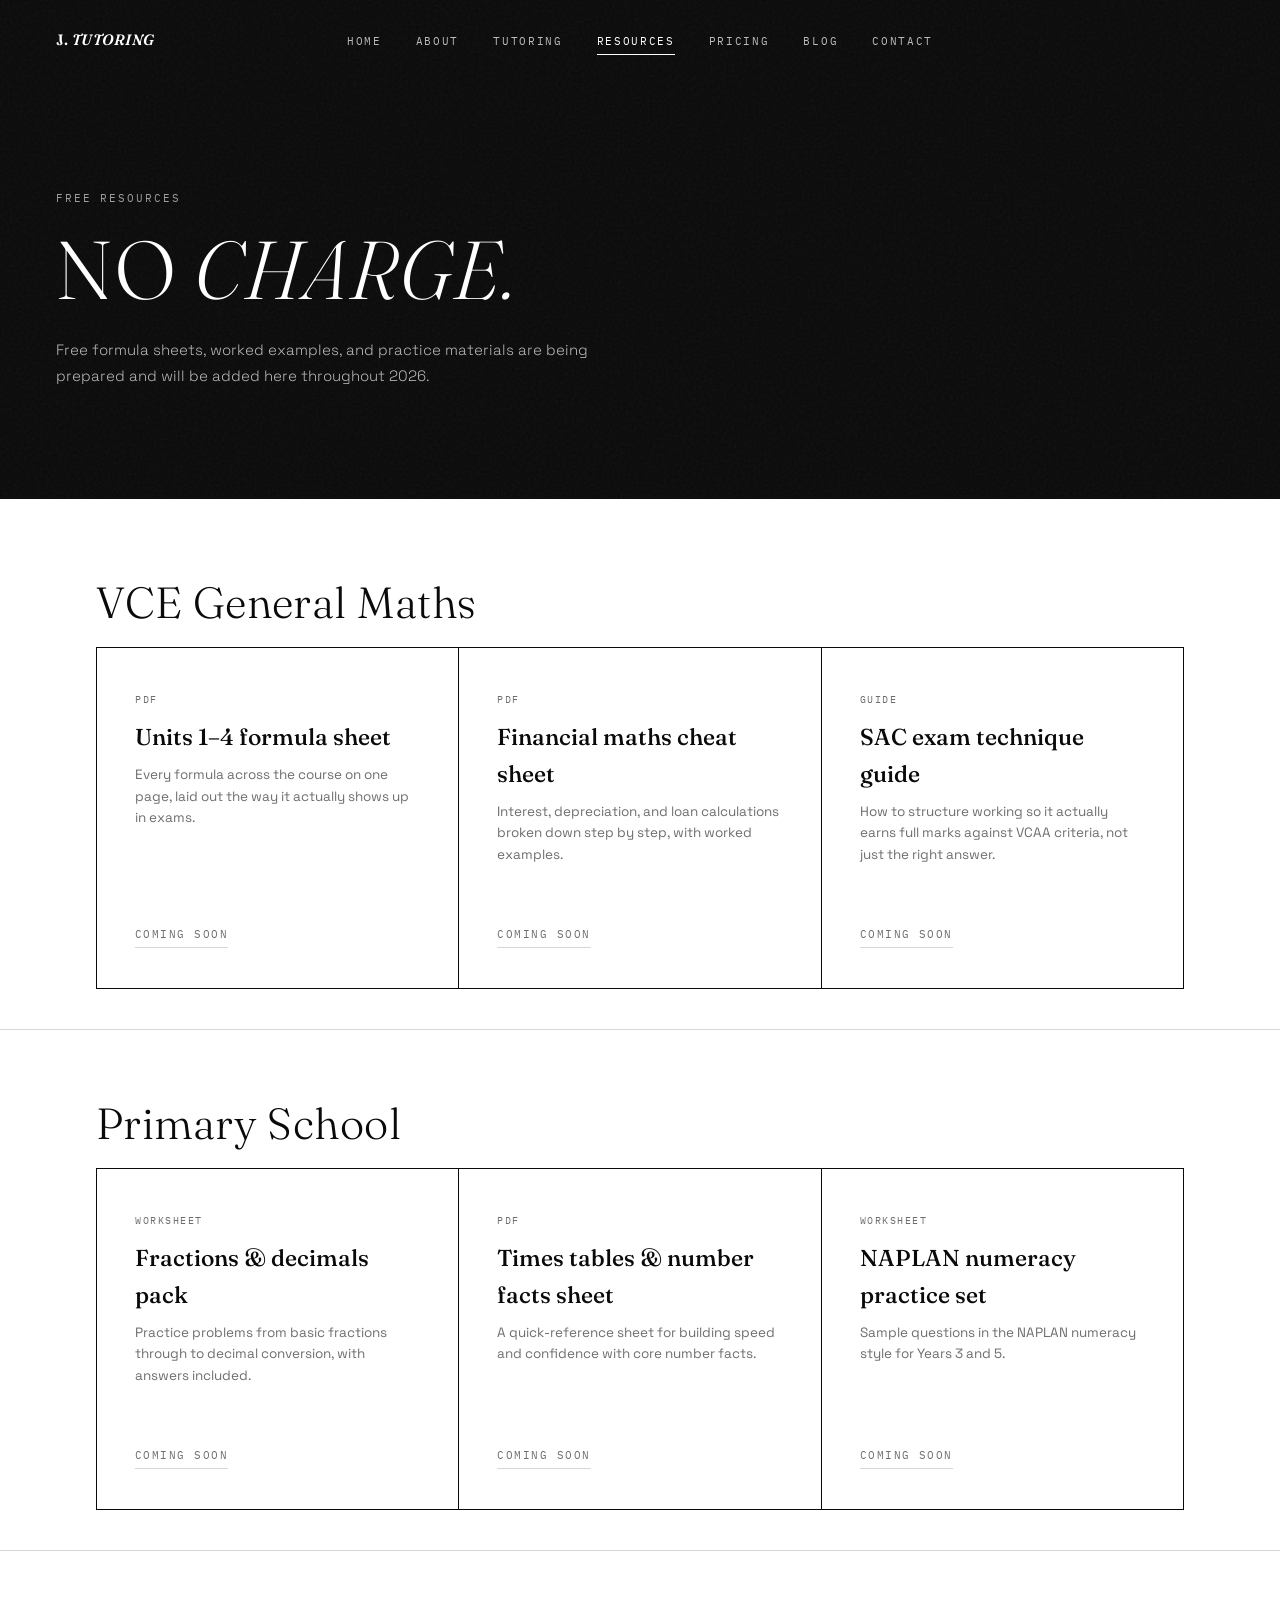
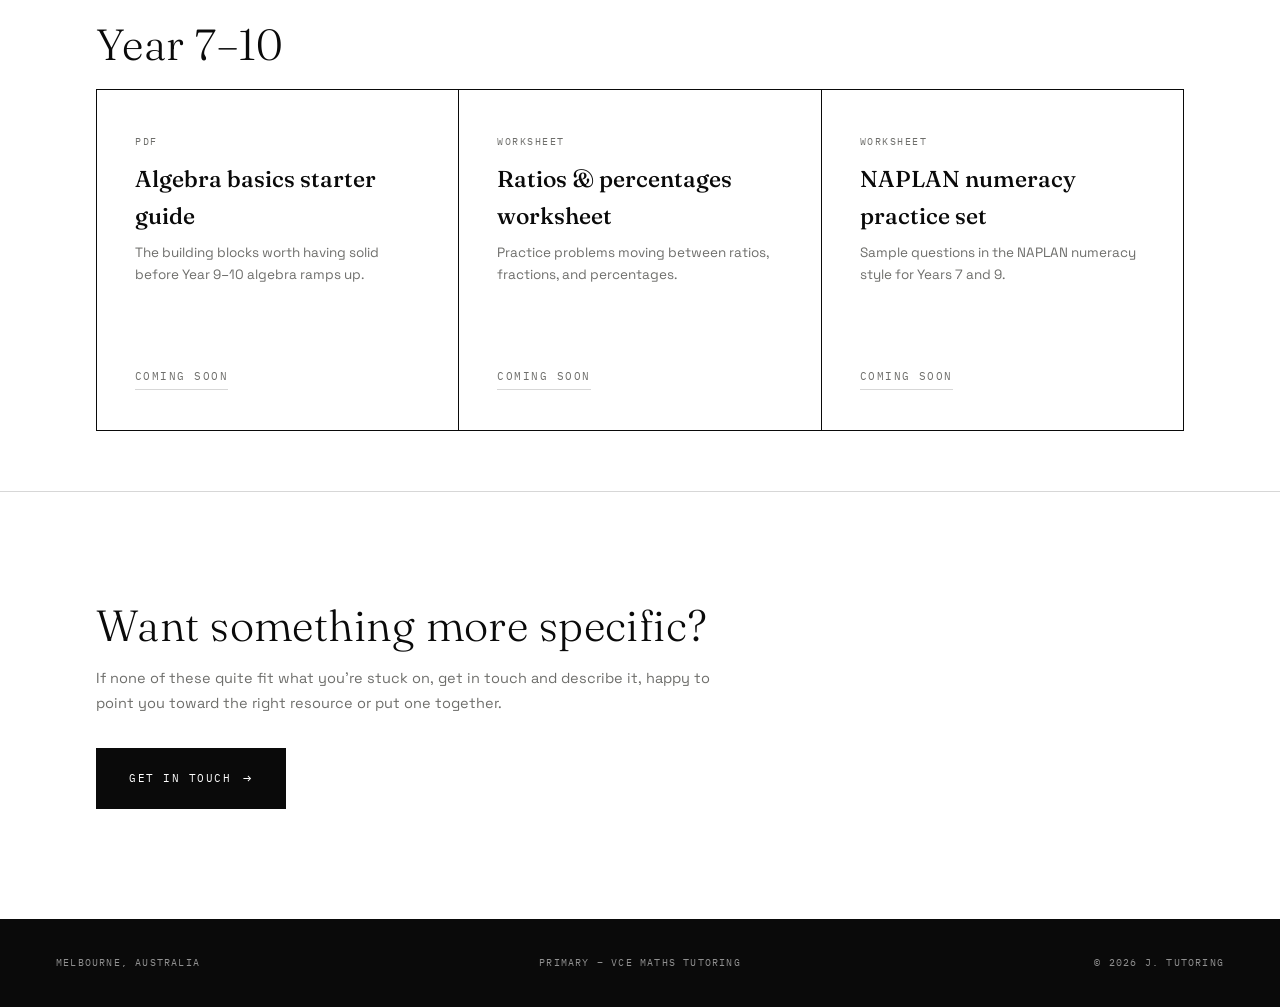
<file: resources.html>
<!DOCTYPE html>
<html lang="en">
<head>
<meta charset="UTF-8">
<meta name="viewport" content="width=device-width, initial-scale=1.0">
<title>Free Resources — J. Tutoring</title>
<meta name="description" content="Free maths resources from J. Tutoring, including VCE General Maths formula sheets, financial maths guides, and practice materials.">
<link rel="canonical" href="https://justingenmaths.com/resources.html">
<meta name="theme-color" content="#0A0A0A">
<meta property="og:type" content="website">
<meta property="og:title" content="Free Resources — J. Tutoring">
<meta property="og:description" content="Free maths resources for VCE General Maths, primary school, and Year 7–10 students.">
<meta property="og:url" content="https://justingenmaths.com/resources.html">
<link rel="preconnect" href="https://fonts.googleapis.com">
<link rel="preconnect" href="https://fonts.gstatic.com" crossorigin>
<link rel="stylesheet" href="https://fonts.googleapis.com/css2?family=Fraunces:ital,opsz,wght@0,9..144,300..700;1,9..144,300..700&family=IBM+Plex+Mono:wght@400;500&family=Space+Grotesk:wght@300..600&display=swap">
<link rel="icon" href="favicon.svg" type="image/svg+xml">
<link rel="stylesheet" href="styles.css">
</head>
<body>

<a class="skip-link" href="#main-content">Skip to content</a>

<nav aria-label="Primary navigation">
  <a class="mark" href="index.html">J. <span>Tutoring</span></a>
  <button class="nav-toggle" id="navToggle" aria-label="Open menu" aria-controls="navList" aria-expanded="false"><span></span><span></span><span></span></button>
  <ul id="navList">
    <li><a href="index.html">Home</a></li>
    <li><a href="about.html">About</a></li>
    <li><a href="tutoring.html">Tutoring</a></li>
    <li class="current"><a href="resources.html" aria-current="page">Resources</a></li>
    <li><a href="pricing.html">Pricing</a></li>
    <li><a href="blog.html">Blog</a></li>
    <li><a href="contact.html">Contact</a></li>
  </ul>
</nav>

<main id="main-content">

<div class="page-hero">
  <div class="mono">Free Resources</div>
  <h1>No <span class="it">charge.</span></h1>
  <p class="dek">Free formula sheets, worked examples, and practice materials are being prepared and will be added here throughout 2026.</p>
</div>

<div class="section tight reveal" style="padding-bottom:20px; padding-top:80px;">
  <h2>VCE General Maths</h2>
</div>

<div class="cards" style="padding-top:0; padding-bottom:40px;">
  <div class="cards-grid">
    <article class="card">
      <div class="card-tag">PDF</div>
      <h3>Units 1–4 formula sheet</h3>
      <p class="card-sub">Every formula across the course on one page, laid out the way it actually shows up in exams.</p>
      <div class="card-link" style="cursor:default; border-color:var(--line); color:var(--muted);">Coming soon</div>
    </article>
    <article class="card">
      <div class="card-tag">PDF</div>
      <h3>Financial maths cheat sheet</h3>
      <p class="card-sub">Interest, depreciation, and loan calculations broken down step by step, with worked examples.</p>
      <div class="card-link" style="cursor:default; border-color:var(--line); color:var(--muted);">Coming soon</div>
    </article>
    <article class="card">
      <div class="card-tag">Guide</div>
      <h3>SAC exam technique guide</h3>
      <p class="card-sub">How to structure working so it actually earns full marks against VCAA criteria, not just the right answer.</p>
      <div class="card-link" style="cursor:default; border-color:var(--line); color:var(--muted);">Coming soon</div>
    </article>
  </div>
</div>

<div class="rule"></div>

<div class="section tight reveal" style="padding-bottom:20px; padding-top:70px;">
  <h2>Primary School</h2>
</div>

<div class="cards" style="padding-top:0; padding-bottom:40px;">
  <div class="cards-grid">
    <article class="card">
      <div class="card-tag">Worksheet</div>
      <h3>Fractions &amp; decimals pack</h3>
      <p class="card-sub">Practice problems from basic fractions through to decimal conversion, with answers included.</p>
      <div class="card-link" style="cursor:default; border-color:var(--line); color:var(--muted);">Coming soon</div>
    </article>
    <article class="card">
      <div class="card-tag">PDF</div>
      <h3>Times tables &amp; number facts sheet</h3>
      <p class="card-sub">A quick-reference sheet for building speed and confidence with core number facts.</p>
      <div class="card-link" style="cursor:default; border-color:var(--line); color:var(--muted);">Coming soon</div>
    </article>
    <article class="card">
      <div class="card-tag">Worksheet</div>
      <h3>NAPLAN numeracy practice set</h3>
      <p class="card-sub">Sample questions in the NAPLAN numeracy style for Years 3 and 5.</p>
      <div class="card-link" style="cursor:default; border-color:var(--line); color:var(--muted);">Coming soon</div>
    </article>
  </div>
</div>

<div class="rule"></div>

<div class="section tight reveal" style="padding-bottom:20px; padding-top:70px;">
  <h2>Year 7–10</h2>
</div>

<div class="cards" style="padding-top:0; padding-bottom:60px;">
  <div class="cards-grid">
    <article class="card">
      <div class="card-tag">PDF</div>
      <h3>Algebra basics starter guide</h3>
      <p class="card-sub">The building blocks worth having solid before Year 9–10 algebra ramps up.</p>
      <div class="card-link" style="cursor:default; border-color:var(--line); color:var(--muted);">Coming soon</div>
    </article>
    <article class="card">
      <div class="card-tag">Worksheet</div>
      <h3>Ratios &amp; percentages worksheet</h3>
      <p class="card-sub">Practice problems moving between ratios, fractions, and percentages.</p>
      <div class="card-link" style="cursor:default; border-color:var(--line); color:var(--muted);">Coming soon</div>
    </article>
    <article class="card">
      <div class="card-tag">Worksheet</div>
      <h3>NAPLAN numeracy practice set</h3>
      <p class="card-sub">Sample questions in the NAPLAN numeracy style for Years 7 and 9.</p>
      <div class="card-link" style="cursor:default; border-color:var(--line); color:var(--muted);">Coming soon</div>
    </article>
  </div>
</div>

<div class="rule"></div>

<div class="section reveal">
  <h2>Want something more specific?</h2>
  <p class="lede">If none of these quite fit what you're stuck on, get in touch and describe it, happy to point you toward the right resource or put one together.</p>
  <a class="cta" href="contact.html" style="margin-top:32px;">Get in touch</a>
</div>

</main>

<footer>
  <span>Melbourne, Australia</span>
  <span>Primary – VCE maths tutoring</span>
  <span>© 2026 J. Tutoring</span>
</footer>

<script src="script.js"></script>
</body>
</html>
</file>
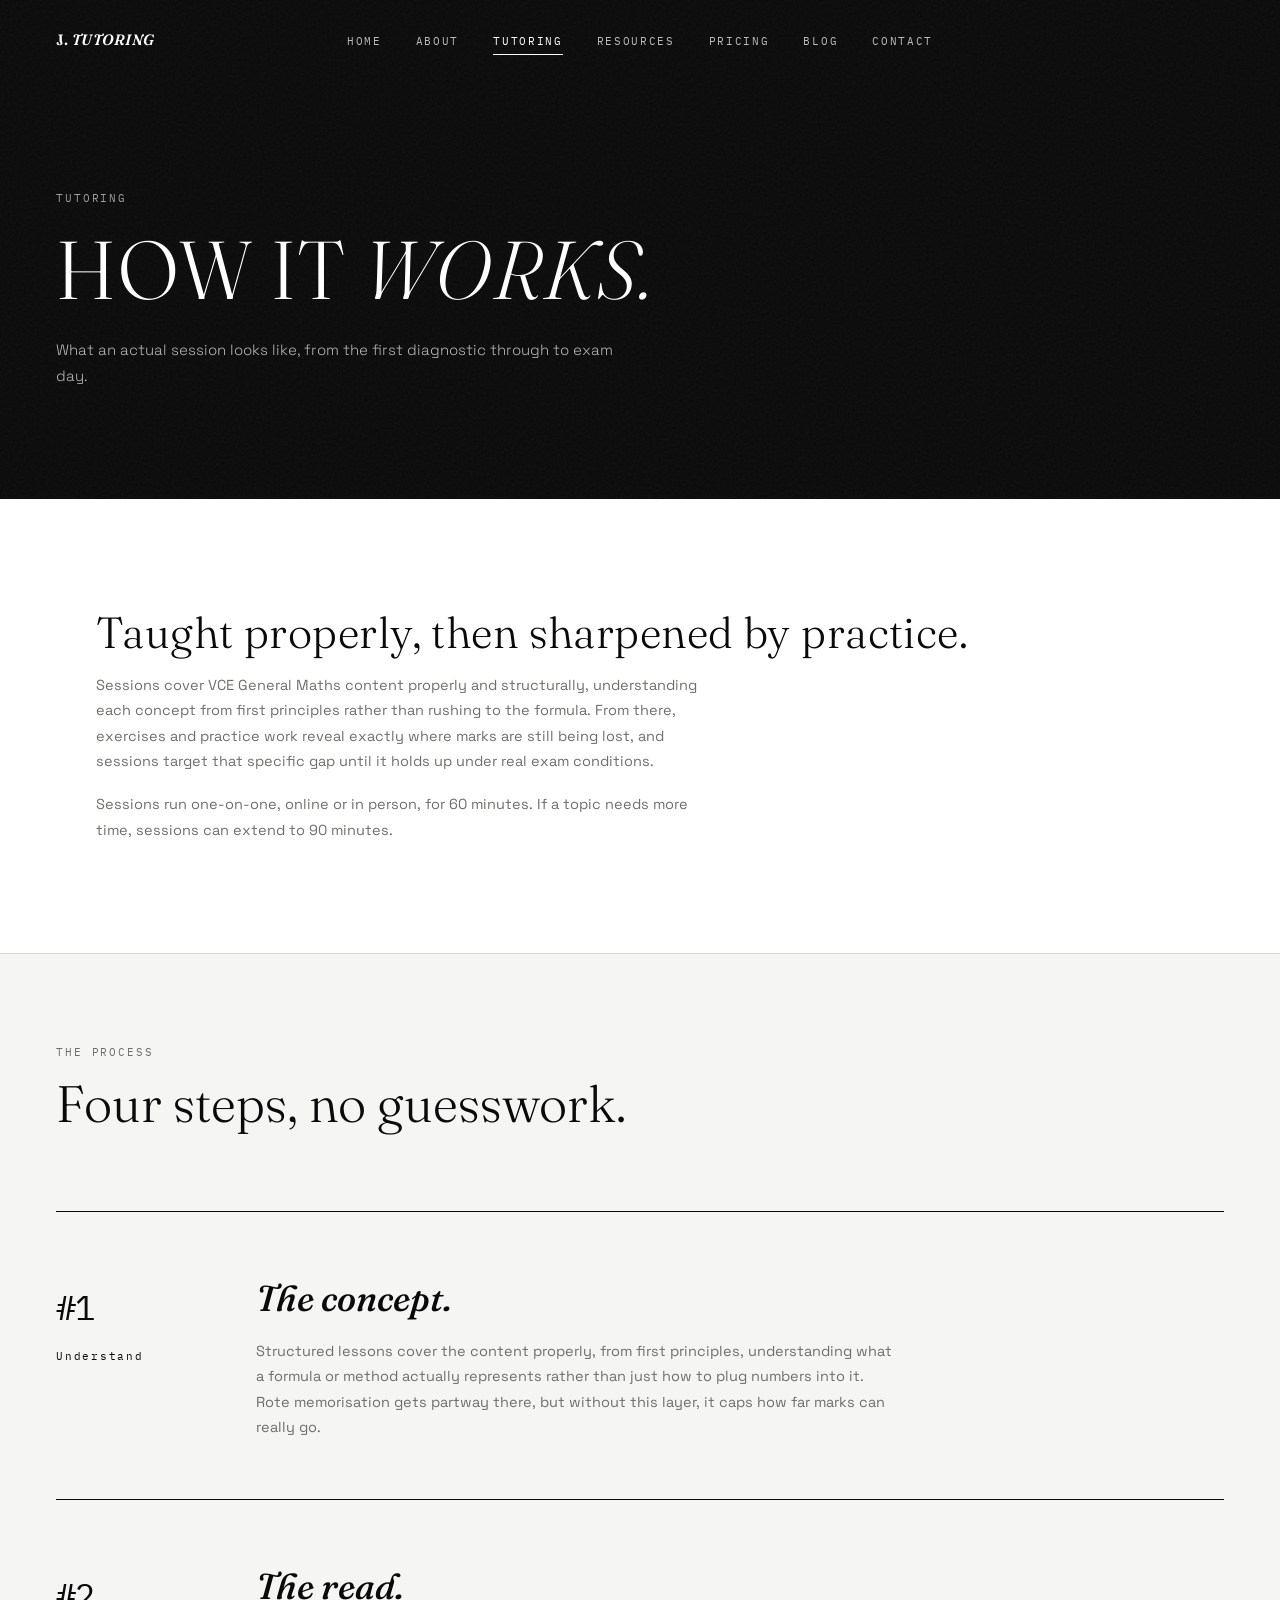
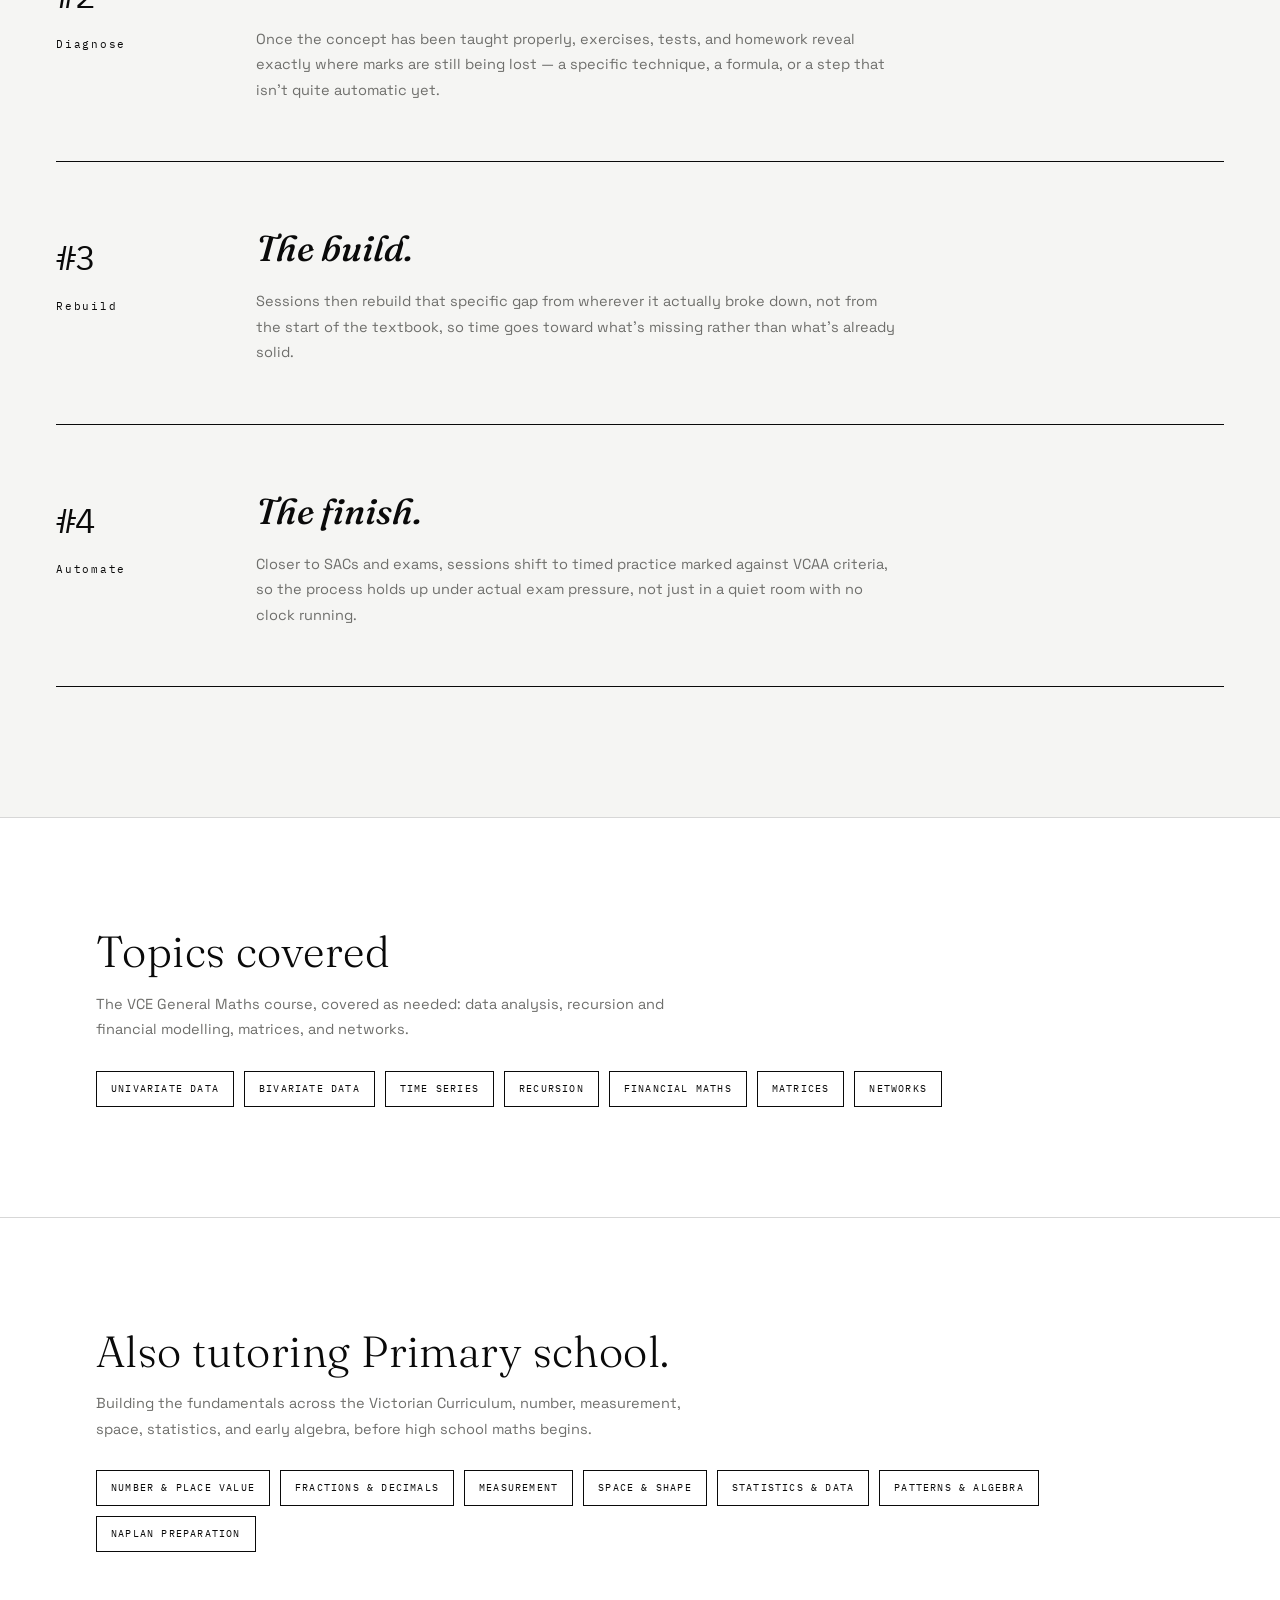
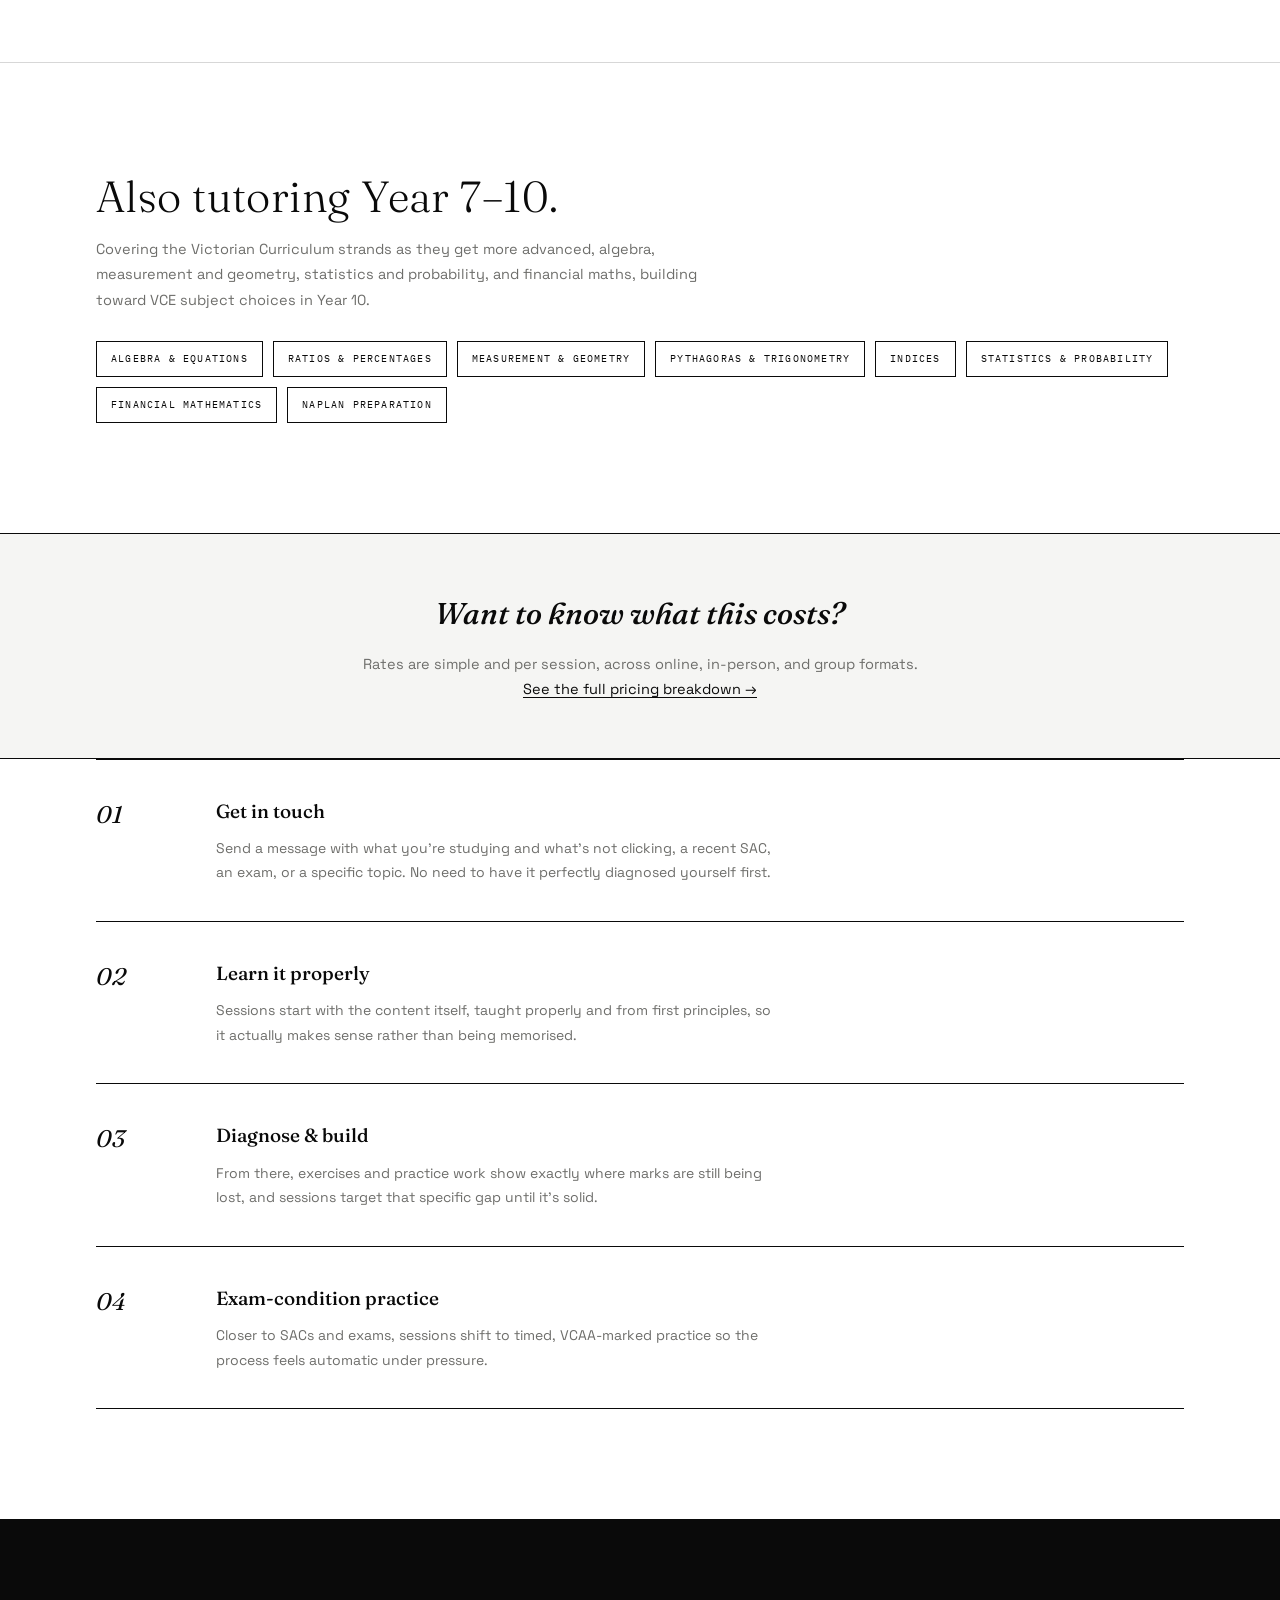
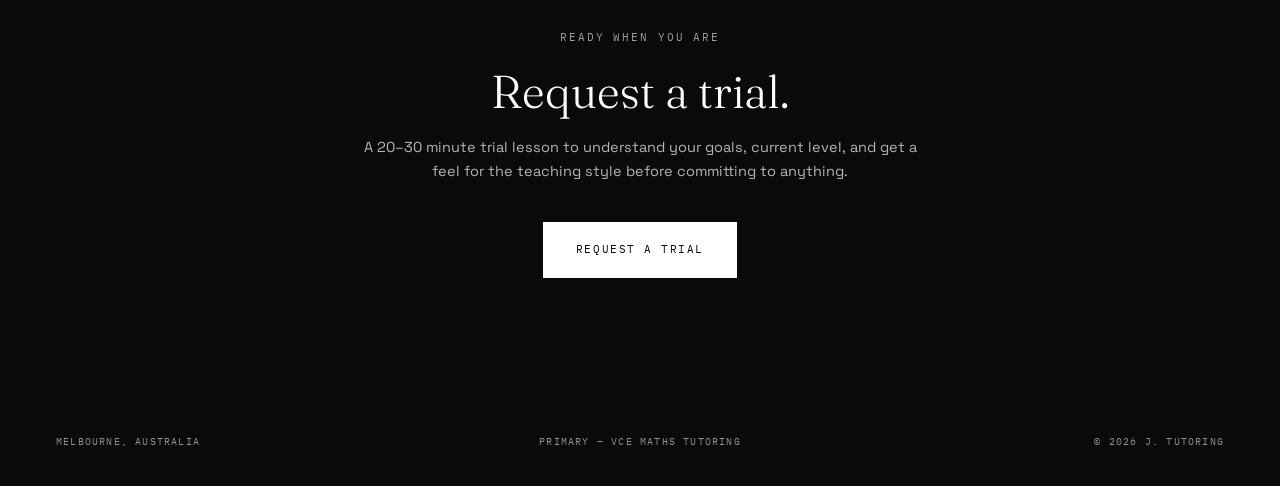
<file: tutoring.html>
<!DOCTYPE html>
<html lang="en">
<head>
<meta charset="UTF-8">
<meta name="viewport" content="width=device-width, initial-scale=1.0">
<title>Tutoring — J. Tutoring</title>
<meta name="description" content="One-to-one VCE General Maths tutoring in Melbourne and online, from first principles through targeted practice and VCAA-style exam preparation.">
<link rel="canonical" href="https://justingenmaths.com/tutoring.html">
<meta name="theme-color" content="#0A0A0A">
<meta property="og:type" content="website">
<meta property="og:title" content="Tutoring — J. Tutoring">
<meta property="og:description" content="Learn VCE General Maths from first principles, then sharpen the exact gaps costing marks.">
<meta property="og:url" content="https://justingenmaths.com/tutoring.html">
<link rel="preconnect" href="https://fonts.googleapis.com">
<link rel="preconnect" href="https://fonts.gstatic.com" crossorigin>
<link rel="stylesheet" href="https://fonts.googleapis.com/css2?family=Fraunces:ital,opsz,wght@0,9..144,300..700;1,9..144,300..700&family=IBM+Plex+Mono:wght@400;500&family=Space+Grotesk:wght@300..600&display=swap">
<link rel="icon" href="favicon.svg" type="image/svg+xml">
<link rel="stylesheet" href="styles.css">
</head>
<body>

<a class="skip-link" href="#main-content">Skip to content</a>

<nav aria-label="Primary navigation">
  <a class="mark" href="index.html">J. <span>Tutoring</span></a>
  <button class="nav-toggle" id="navToggle" aria-label="Open menu" aria-controls="navList" aria-expanded="false"><span></span><span></span><span></span></button>
  <ul id="navList">
    <li><a href="index.html">Home</a></li>
    <li><a href="about.html">About</a></li>
    <li class="current"><a href="tutoring.html" aria-current="page">Tutoring</a></li>
    <li><a href="resources.html">Resources</a></li>
    <li><a href="pricing.html">Pricing</a></li>
    <li><a href="blog.html">Blog</a></li>
    <li><a href="contact.html">Contact</a></li>
  </ul>
</nav>

<main id="main-content">

<div class="page-hero">
  <div class="mono">Tutoring</div>
  <h1>How it <span class="it">works.</span></h1>
  <p class="dek">What an actual session looks like, from the first diagnostic through to exam day.</p>
</div>

<div class="section reveal">
  <h2>Taught properly, then sharpened by practice.</h2>
  <p class="lede">Sessions cover VCE General Maths content properly and structurally, understanding each concept from first principles rather than rushing to the formula. From there, exercises and practice work reveal exactly where marks are still being lost, and sessions target that specific gap until it holds up under real exam conditions.</p>
  <p class="lede" style="margin-top:18px;">Sessions run one-on-one, online or in person, for 60 minutes. If a topic needs more time, sessions can extend to 90 minutes.</p>
</div>

<div class="rule"></div>

<div class="features" style="padding-top:90px;">
  <div class="features-head">
    <div class="mono">The process</div>
    <h2>Four steps, no guesswork.</h2>
  </div>

  <div class="feature-block">
    <div class="feature-num"><b>#1</b>Understand</div>
    <div class="feature-body">
      <h3><em>The concept.</em></h3>
      <p>Structured lessons cover the content properly, from first principles, understanding what a formula or method actually represents rather than just how to plug numbers into it. Rote memorisation gets partway there, but without this layer, it caps how far marks can really go.</p>
    </div>
  </div>

  <div class="feature-block">
    <div class="feature-num"><b>#2</b>Diagnose</div>
    <div class="feature-body">
      <h3><em>The read.</em></h3>
      <p>Once the concept has been taught properly, exercises, tests, and homework reveal exactly where marks are still being lost — a specific technique, a formula, or a step that isn't quite automatic yet.</p>
    </div>
  </div>

  <div class="feature-block">
    <div class="feature-num"><b>#3</b>Rebuild</div>
    <div class="feature-body">
      <h3><em>The build.</em></h3>
      <p>Sessions then rebuild that specific gap from wherever it actually broke down, not from the start of the textbook, so time goes toward what's missing rather than what's already solid.</p>
    </div>
  </div>

  <div class="feature-block">
    <div class="feature-num"><b>#4</b>Automate</div>
    <div class="feature-body">
      <h3><em>The finish.</em></h3>
      <p>Closer to SACs and exams, sessions shift to timed practice marked against VCAA criteria, so the process holds up under actual exam pressure, not just in a quiet room with no clock running.</p>
    </div>
  </div>
</div>

<div class="rule"></div>

<div class="section reveal">
  <h2>Topics covered</h2>
  <p class="lede">The VCE General Maths course, covered as needed: data analysis, recursion and financial modelling, matrices, and networks.</p>
  <div class="tag-list">
    <span>Univariate Data</span>
    <span>Bivariate Data</span>
    <span>Time Series</span>
    <span>Recursion</span>
    <span>Financial Maths</span>
    <span>Matrices</span>
    <span>Networks</span>
  </div>
</div>

<div class="rule"></div>

<div class="section reveal">
  <h2>Also tutoring Primary school.</h2>
  <p class="lede">Building the fundamentals across the Victorian Curriculum, number, measurement, space, statistics, and early algebra, before high school maths begins.</p>
  <div class="tag-list">
    <span>Number &amp; Place Value</span>
    <span>Fractions &amp; Decimals</span>
    <span>Measurement</span>
    <span>Space &amp; Shape</span>
    <span>Statistics &amp; Data</span>
    <span>Patterns &amp; Algebra</span>
    <span>NAPLAN Preparation</span>
  </div>
</div>

<div class="rule"></div>

<div class="section reveal">
  <h2>Also tutoring Year 7–10.</h2>
  <p class="lede">Covering the Victorian Curriculum strands as they get more advanced, algebra, measurement and geometry, statistics and probability, and financial maths, building toward VCE subject choices in Year 10.</p>
  <div class="tag-list">
    <span>Algebra &amp; Equations</span>
    <span>Ratios &amp; Percentages</span>
    <span>Measurement &amp; Geometry</span>
    <span>Pythagoras &amp; Trigonometry</span>
    <span>Indices</span>
    <span>Statistics &amp; Probability</span>
    <span>Financial Mathematics</span>
    <span>NAPLAN Preparation</span>
  </div>
</div>

<div class="highlight-box reveal">
  <h3>Want to know what this costs?</h3>
  <p>Rates are simple and per session, across online, in-person, and group formats. <a href="pricing.html" style="color:var(--ink); text-decoration:underline; text-underline-offset:3px;">See the full pricing breakdown →</a></p>
</div>

<div class="steps reveal">
  <div class="step">
    <div class="num">01</div>
    <div><h3>Get in touch</h3><p>Send a message with what you're studying and what's not clicking, a recent SAC, an exam, or a specific topic. No need to have it perfectly diagnosed yourself first.</p></div>
  </div>
  <div class="step">
    <div class="num">02</div>
    <div><h3>Learn it properly</h3><p>Sessions start with the content itself, taught properly and from first principles, so it actually makes sense rather than being memorised.</p></div>
  </div>
  <div class="step">
    <div class="num">03</div>
    <div><h3>Diagnose &amp; build</h3><p>From there, exercises and practice work show exactly where marks are still being lost, and sessions target that specific gap until it's solid.</p></div>
  </div>
  <div class="step">
    <div class="num">04</div>
    <div><h3>Exam-condition practice</h3><p>Closer to SACs and exams, sessions shift to timed, VCAA-marked practice so the process feels automatic under pressure.</p></div>
  </div>
</div>

<div class="band" style="margin-top:0;">
  <div class="mono">Ready when you are</div>
  <h2>Request a trial.</h2>
  <p class="dek">A 20–30 minute trial lesson to understand your goals, current level, and get a feel for the teaching style before committing to anything.</p>
  <a class="btn btn-solid" href="contact.html">Request a trial</a>
</div>

</main>

<footer>
  <span>Melbourne, Australia</span>
  <span>Primary – VCE maths tutoring</span>
  <span>© 2026 J. Tutoring</span>
</footer>

<script src="script.js"></script>
</body>
</html>
</file>
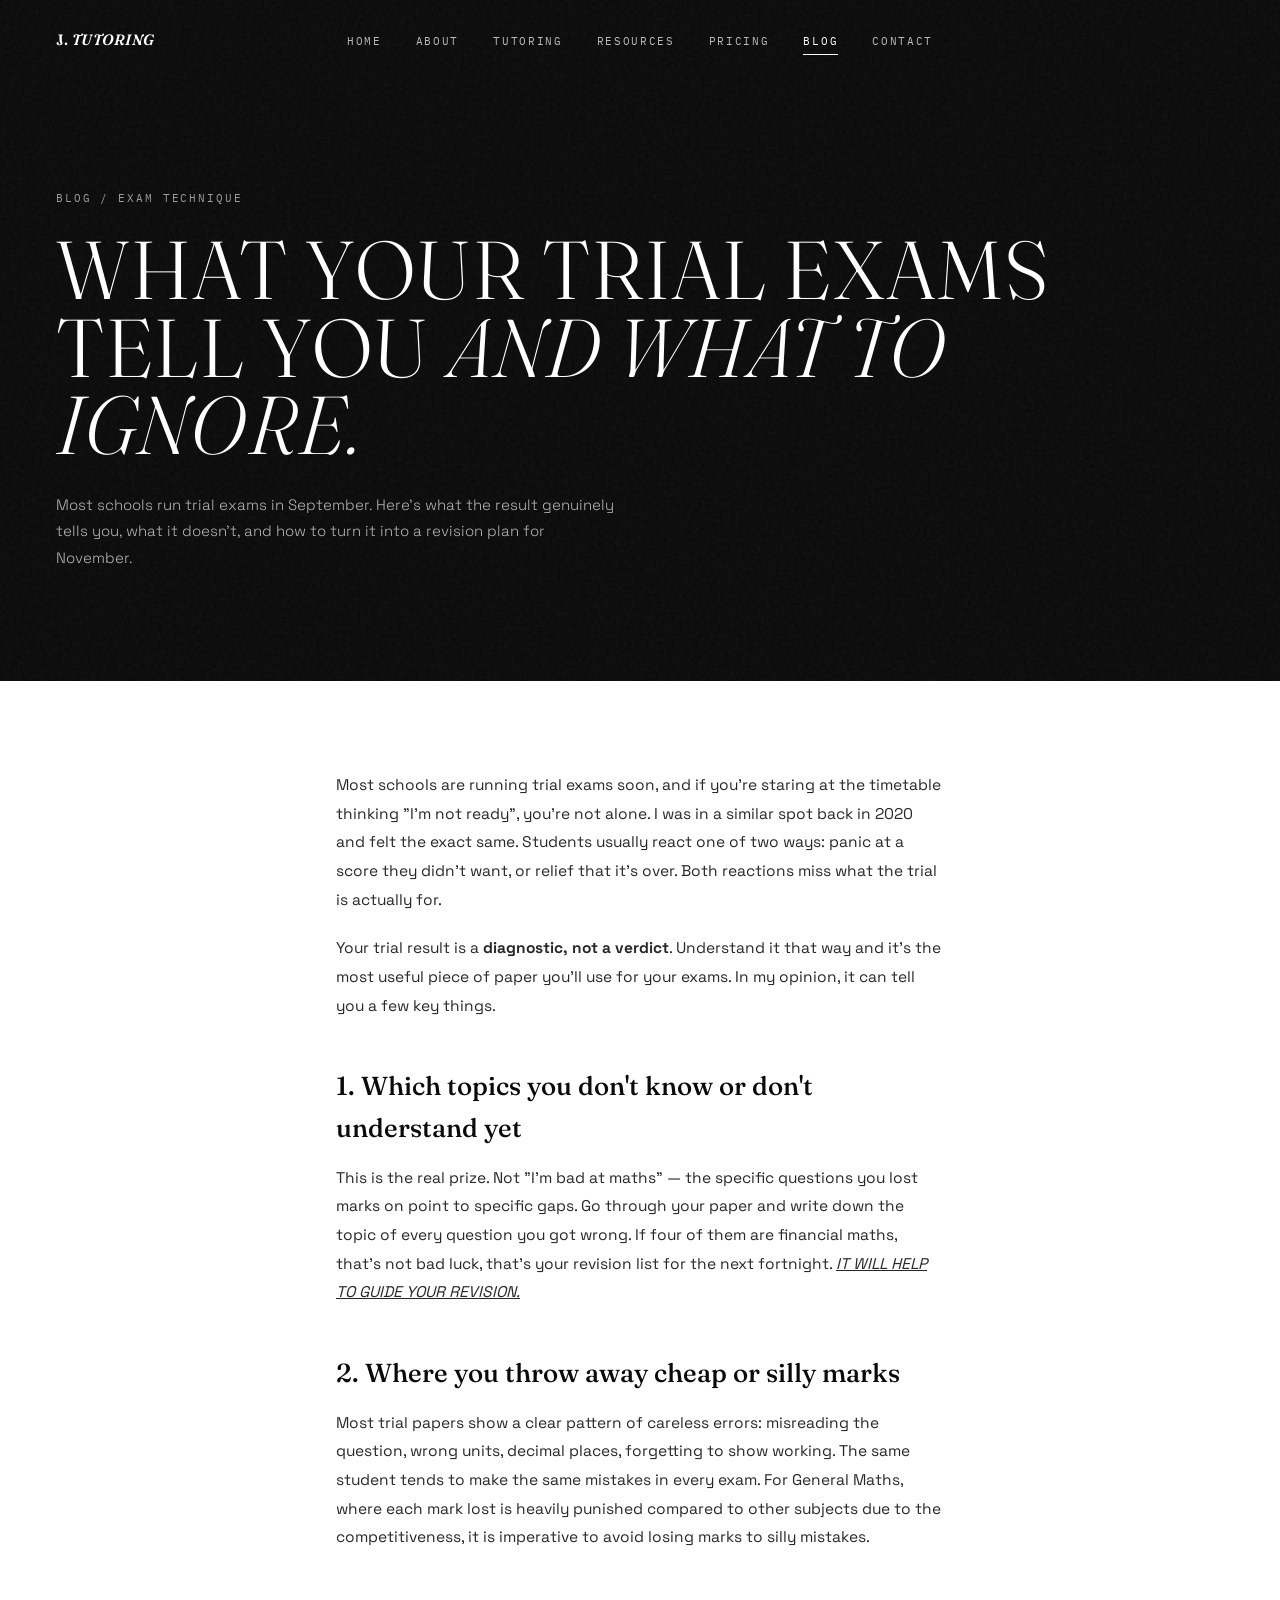
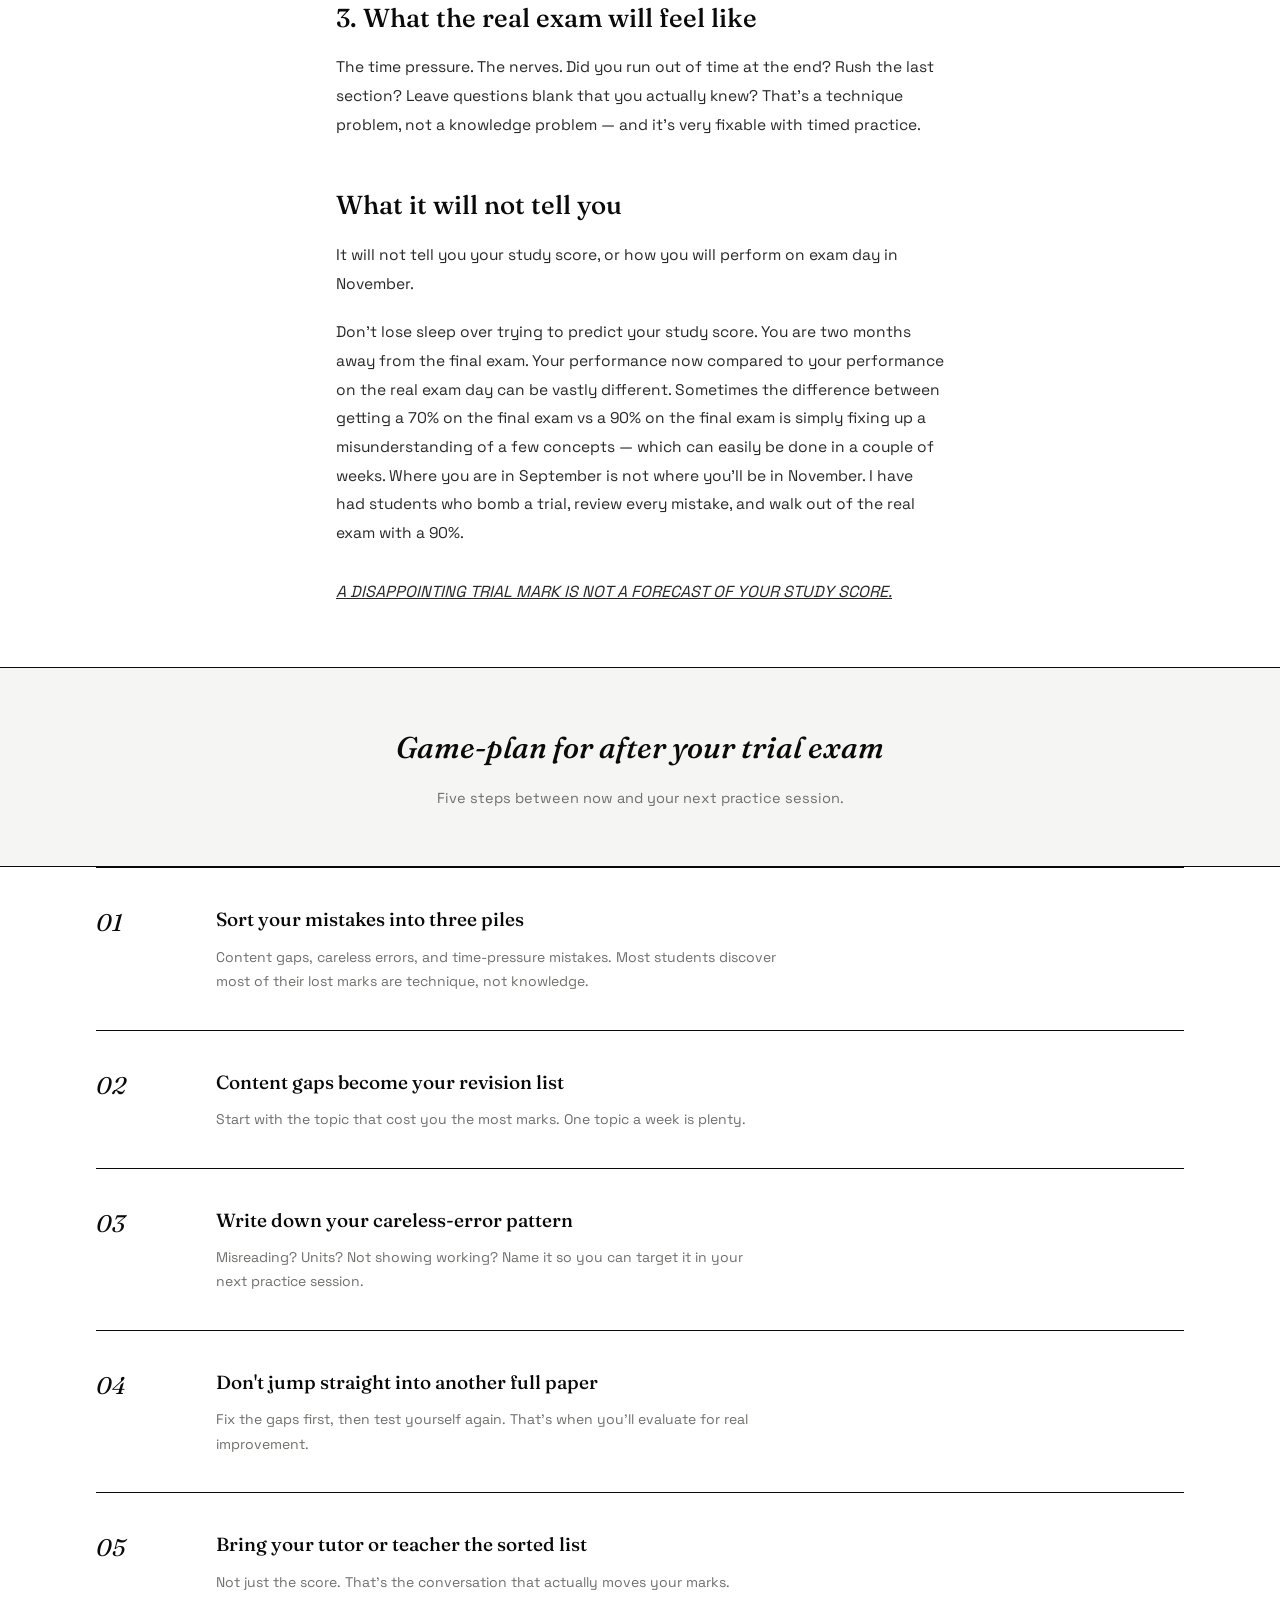
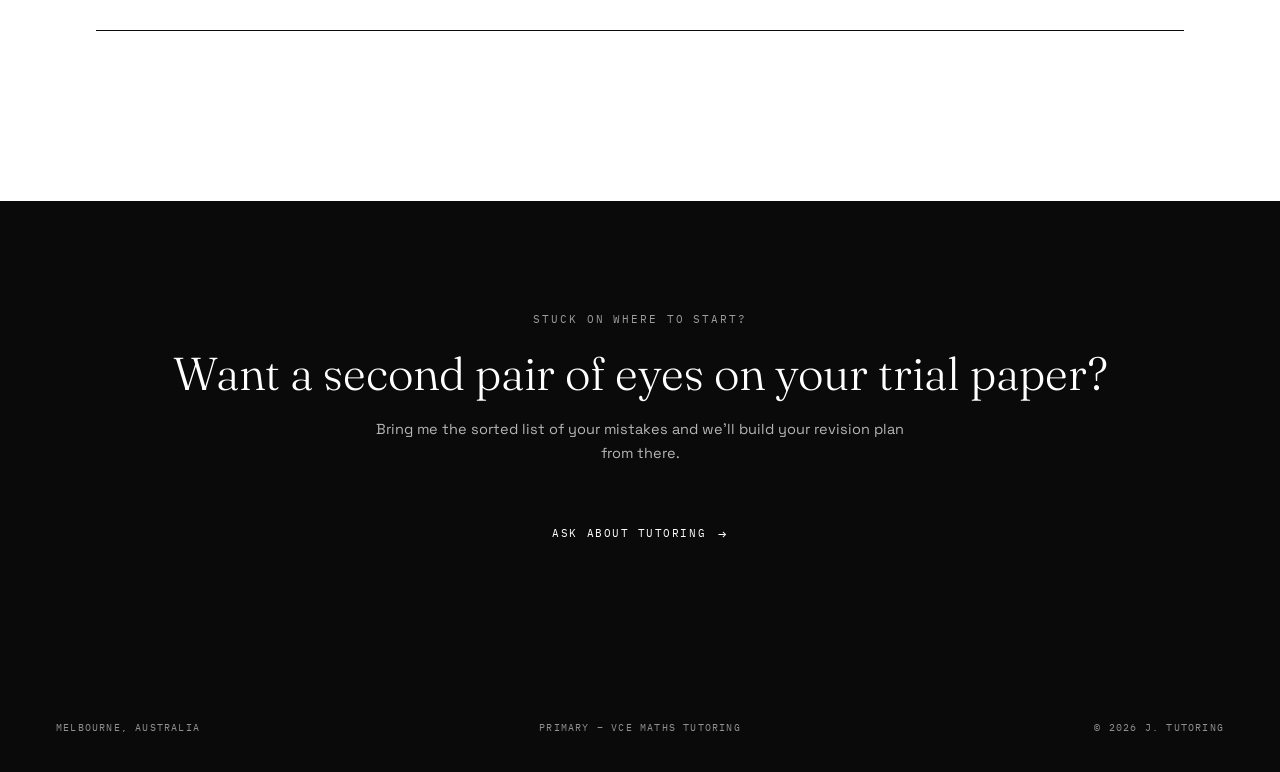
<file: articles/trial-exams-what-they-tell-you.html>
<!DOCTYPE html>
<html lang="en">
<head>
<meta charset="UTF-8">
<meta name="viewport" content="width=device-width, initial-scale=1.0">
<title>What Your Trial Exams Tell You and What to Ignore — J. Tutoring</title>
<meta name="description" content="Your VCE trial exam result is a diagnostic, not a verdict. What it genuinely tells you, what it doesn't, and how to turn it into a revision plan.">
<link rel="canonical" href="https://justingenmaths.com/articles/trial-exams-what-they-tell-you.html">
<meta name="theme-color" content="#0A0A0A">
<meta property="og:type" content="article">
<meta property="og:title" content="What Your Trial Exams Tell You and What to Ignore — J. Tutoring">
<meta property="og:description" content="Your VCE trial exam result is a diagnostic, not a verdict. What it genuinely tells you, what it doesn't, and how to turn it into a revision plan.">
<meta property="og:url" content="https://justingenmaths.com/articles/trial-exams-what-they-tell-you.html">
<link rel="preconnect" href="https://fonts.googleapis.com">
<link rel="preconnect" href="https://fonts.gstatic.com" crossorigin>
<link rel="stylesheet" href="https://fonts.googleapis.com/css2?family=Fraunces:ital,opsz,wght@0,9..144,300..700;1,9..144,300..700&family=IBM+Plex+Mono:wght@400;500&family=Space+Grotesk:wght@300..600&display=swap">
<link rel="icon" href="../favicon.svg" type="image/svg+xml">
<link rel="stylesheet" href="../styles.css">
</head>
<body>

<a class="skip-link" href="#main-content">Skip to content</a>

<nav aria-label="Primary navigation">
  <a class="mark" href="../index.html">J. <span>Tutoring</span></a>
  <button class="nav-toggle" id="navToggle" aria-label="Open menu" aria-controls="navList" aria-expanded="false"><span></span><span></span><span></span></button>
  <ul id="navList">
    <li><a href="../index.html">Home</a></li>
    <li><a href="../about.html">About</a></li>
    <li><a href="../tutoring.html">Tutoring</a></li>
    <li><a href="../resources.html">Resources</a></li>
    <li><a href="../pricing.html">Pricing</a></li>
    <li class="current"><a href="../blog.html" aria-current="page">Blog</a></li>
    <li><a href="../contact.html">Contact</a></li>
  </ul>
</nav>

<main id="main-content">

<div class="page-hero">
  <div class="mono">Blog / Exam technique</div>
  <h1>What your trial exams tell you <span class="it">and what to ignore.</span></h1>
  <p class="dek">Most schools run trial exams in September. Here's what the result genuinely tells you, what it doesn't, and how to turn it into a revision plan for November.</p>
</div>

<div class="article">
  <p>Most schools are running trial exams soon, and if you're staring at the timetable thinking "I'm not ready", you're not alone. I was in a similar spot back in 2020 and felt the exact same. Students usually react one of two ways: panic at a score they didn't want, or relief that it's over. Both reactions miss what the trial is actually for.</p>
  <p>Your trial result is a <strong>diagnostic, not a verdict</strong>. Understand it that way and it's the most useful piece of paper you'll use for your exams. In my opinion, it can tell you a few key things.</p>

  <h2>1. Which topics you don't know or don't understand yet</h2>
  <p>This is the real prize. Not "I'm bad at maths" — the specific questions you lost marks on point to specific gaps. Go through your paper and write down the topic of every question you got wrong. If four of them are financial maths, that's not bad luck, that's your revision list for the next fortnight. <u><em>IT WILL HELP TO GUIDE YOUR REVISION.</em></u></p>

  <h2>2. Where you throw away cheap or silly marks</h2>
  <p>Most trial papers show a clear pattern of careless errors: misreading the question, wrong units, decimal places, forgetting to show working. The same student tends to make the same mistakes in every exam. For General Maths, where each mark lost is heavily punished compared to other subjects due to the competitiveness, it is imperative to avoid losing marks to silly mistakes.</p>

  <h2>3. What the real exam will feel like</h2>
  <p>The time pressure. The nerves. Did you run out of time at the end? Rush the last section? Leave questions blank that you actually knew? That's a technique problem, not a knowledge problem — and it's very fixable with timed practice.</p>

  <h2>What it will not tell you</h2>
  <p>It will not tell you your study score, or how you will perform on exam day in November.</p>
  <p>Don't lose sleep over trying to predict your study score. You are two months away from the final exam. Your performance now compared to your performance on the real exam day can be vastly different. Sometimes the difference between getting a 70% on the final exam vs a 90% on the final exam is simply fixing up a misunderstanding of a few concepts — which can easily be done in a couple of weeks. Where you are in September is not where you'll be in November. I have had students who bomb a trial, review every mistake, and walk out of the real exam with a 90%.</p>
  <p class="emph"><u><em>A DISAPPOINTING TRIAL MARK IS NOT A FORECAST OF YOUR STUDY SCORE.</em></u></p>
</div>

<div class="highlight-box">
  <h3>Game-plan for after your trial exam</h3>
  <p>Five steps between now and your next practice session.</p>
</div>

<div class="steps">
  <div class="step">
    <div class="num">01</div>
    <div>
      <h3>Sort your mistakes into three piles</h3>
      <p>Content gaps, careless errors, and time-pressure mistakes. Most students discover most of their lost marks are technique, not knowledge.</p>
    </div>
  </div>
  <div class="step">
    <div class="num">02</div>
    <div>
      <h3>Content gaps become your revision list</h3>
      <p>Start with the topic that cost you the most marks. One topic a week is plenty.</p>
    </div>
  </div>
  <div class="step">
    <div class="num">03</div>
    <div>
      <h3>Write down your careless-error pattern</h3>
      <p>Misreading? Units? Not showing working? Name it so you can target it in your next practice session.</p>
    </div>
  </div>
  <div class="step">
    <div class="num">04</div>
    <div>
      <h3>Don't jump straight into another full paper</h3>
      <p>Fix the gaps first, then test yourself again. That's when you'll evaluate for real improvement.</p>
    </div>
  </div>
  <div class="step">
    <div class="num">05</div>
    <div>
      <h3>Bring your tutor or teacher the sorted list</h3>
      <p>Not just the score. That's the conversation that actually moves your marks.</p>
    </div>
  </div>
</div>

<div class="band">
  <div class="mono">Stuck on where to start?</div>
  <h2>Want a second pair of eyes on your trial paper?</h2>
  <p class="dek">Bring me the sorted list of your mistakes and we'll build your revision plan from there.</p>
  <a class="cta" href="../contact.html">Ask about tutoring</a>
</div>

</main>

<footer>
  <span>Melbourne, Australia</span>
  <span>Primary – VCE maths tutoring</span>
  <span>© 2026 J. Tutoring</span>
</footer>

<script src="../script.js"></script>
</body>
</html>
</file>
<file: styles.css>
/* ============================================================
   J. Tutoring — black & white clone of the Hermes design system
   Architecture reference: hermes-agent.nousresearch.com
   Palette: ink #0A0A0A / paper #F5F5F3 / white #FFFFFF / muted #6E6E6B
   Type: Fraunces (display serif) · IBM Plex Mono (labels) · Space Grotesk (body)
   ============================================================ */

:root{
  --ink:#0A0A0A;
  --paper:#F5F5F3;
  --white:#FFFFFF;
  --muted:#6E6E6B;
  --line:rgba(10,10,10,0.16);
  --line-light:rgba(255,255,255,0.28);
  --serif:'Fraunces', Georgia, 'Times New Roman', serif;
  --mono:'IBM Plex Mono', ui-monospace, SFMono-Regular, Menlo, monospace;
  --sans:'Space Grotesk', system-ui, -apple-system, sans-serif;
  --ease:cubic-bezier(.22,1,.36,1);
  --radius:0;
  --maxw:1200px;
  --gutter:56px;
  --u:min(calc(100vw / 980), 1.45px);
}

*,*:before,*:after{box-sizing:border-box; margin:0; padding:0;}
html{scroll-behavior:smooth;}
body{
  background:var(--white); color:var(--ink);
  font-family:var(--sans); font-size:15px; line-height:1.6;
  -webkit-font-smoothing:antialiased; text-rendering:optimizeLegibility;
}
::selection{background:var(--ink); color:var(--white);}
img,svg{display:block; max-width:100%;}
a{color:inherit;}
ul{list-style:none;}
button{font:inherit; cursor:pointer;}
.skip-link{
  position:fixed; left:-999px; top:0; z-index:300; background:var(--white); color:var(--ink);
  padding:12px 18px; font-family:var(--mono); font-size:11px; letter-spacing:.1em; text-transform:uppercase;
}
.skip-link:focus{left:0;}
.cursor-dot{display:none;}

/* mono utility */
.mono{
  font-family:var(--mono); font-size:10.5px; letter-spacing:.18em; text-transform:uppercase;
}

/* ============================================================
   NAV — overlay over the dark hero, like Hermes
   ============================================================ */
nav{
  position:absolute; top:0; left:0; right:0; z-index:50;
  display:grid; grid-template-columns:1fr auto 1fr; align-items:center;
  padding:28px var(--gutter);
  color:var(--white);
}
.mark{
  font-family:var(--serif); font-weight:600; letter-spacing:.02em;
  text-decoration:none; text-transform:uppercase; font-size:15px;
}
.mark span{font-style:italic;}
nav ul{display:flex; gap:34px; justify-content:flex-end;}
nav ul a{
  font-family:var(--mono); font-size:10.5px; letter-spacing:.16em; text-transform:uppercase;
  text-decoration:none; color:rgba(255,255,255,.72); padding-bottom:6px; border-bottom:1px solid transparent;
  transition:color .2s, border-color .2s;
}
nav ul a:hover{color:var(--white);}
nav ul li.current a{color:var(--white); border-bottom-color:var(--white);}
.nav-toggle{display:none;}

@media (max-width:900px){
  nav{grid-template-columns:1fr auto; padding:20px 24px;}
  .nav-toggle{
    display:flex; flex-direction:column; gap:5px; background:none; border:none; padding:4px;
  }
  .nav-toggle span{width:22px; height:2px; background:var(--white); transition:transform .25s, opacity .25s;}
  .nav-toggle.open span:nth-child(1){transform:translateY(7px) rotate(45deg);}
  .nav-toggle.open span:nth-child(2){opacity:0;}
  .nav-toggle.open span:nth-child(3){transform:translateY(-7px) rotate(-45deg);}
  nav ul{
    position:fixed; inset:0; background:var(--ink); flex-direction:column; justify-content:center;
    align-items:center; gap:28px; transform:translateX(100%); transition:transform .35s var(--ease); z-index:-1;
  }
  nav ul.open{transform:translateX(0);}
  nav ul a{font-size:14px; color:var(--white);}
}

/* ============================================================
   HERO — full-screen dark stage with noise + vignette
   ============================================================ */
.hero{
  position:relative; min-height:100dvh; background:var(--ink); color:var(--white);
  display:flex; flex-direction:column; align-items:center; justify-content:center; text-align:center;
  overflow:hidden; padding:150px var(--gutter) 110px;
}
.hero:before{  /* noise */
  content:""; position:absolute; inset:0; opacity:.05; pointer-events:none;
  background-image:url("data:image/svg+xml,%3Csvg viewBox='0 0 256 256' xmlns='http://www.w3.org/2000/svg'%3E%3Cfilter id='n'%3E%3CfeTurbulence type='fractalNoise' baseFrequency='0.72' numOctaves='4' stitchTiles='stitch'/%3E%3CfeColorMatrix type='saturate' values='0'/%3E%3C/filter%3E%3Crect width='100%25' height='100%25' filter='url(%23n)'/%3E%3C/svg%3E");
}
.hero:after{  /* vignette */
  content:""; position:absolute; inset:0; pointer-events:none;
  box-shadow:inset 0 0 220px rgba(0,0,0,.55);
}
.hero>*{position:relative; z-index:2;}
.hero-badge{
  font-family:var(--mono); font-size:10.5px; letter-spacing:.2em; text-transform:uppercase;
  border:1px solid var(--line-light); padding:9px 16px; margin-bottom:42px;
}
.hero-title{
  font-family:var(--serif); font-weight:300; text-transform:uppercase;
  font-size:clamp(44px, 8.2vw, 128px); line-height:.94; letter-spacing:.02em;
}
.hero-title .it{font-style:italic; font-weight:300;}
.hero-sub{
  margin-top:34px; max-width:560px; font-size:15.5px; line-height:1.75;
  color:rgba(255,255,255,.72); font-weight:300;
}
.hero-actions{display:flex; gap:16px; margin-top:44px; flex-wrap:wrap; justify-content:center;}
.btn{
  display:inline-flex; align-items:center; gap:12px;
  font-family:var(--mono); font-size:11px; letter-spacing:.14em; text-transform:uppercase;
  padding:18px 32px; text-decoration:none; border:1px solid transparent;
  transition:transform .25s var(--ease), background .25s, color .25s, border-color .25s;
}
.btn-solid{background:var(--white); color:var(--ink);}
.btn-solid:hover{background:var(--paper); transform:translateY(-2px);}
.btn-ghost{border-color:var(--line-light); color:var(--white); background:transparent;}
.btn-ghost:hover{border-color:var(--white); background:rgba(255,255,255,.08);}
.btn-dark{background:var(--ink); color:var(--white);}
.btn-dark:hover{background:var(--white); color:var(--ink);}
.hero-deco{
  margin-top:52px; font-family:var(--mono); font-size:15px; letter-spacing:.1em;
  color:rgba(255,255,255,.4); white-space:nowrap; user-select:none;
}
.hero-eyebrow{
  position:absolute; bottom:44px; z-index:2;
  font-family:var(--mono); font-size:10.5px; letter-spacing:.18em; text-transform:uppercase;
  color:rgba(255,255,255,.55);
}
.hero-eyebrow.l{left:var(--gutter);}
.hero-eyebrow.r{right:var(--gutter);}
@media (max-width:900px){
  .hero{padding:130px 24px 90px;}
  .hero-deco{display:none;}
  .hero-eyebrow{font-size:9px;}
  .hero-eyebrow.l{left:24px;} .hero-eyebrow.r{right:24px;}
}

/* ============================================================
   TERMINAL / INSTALL SECTION — paper bg, tabbed command block
   ============================================================ */
.install{
  background:var(--paper); padding:120px var(--gutter);
  display:flex; flex-direction:column; align-items:center; text-align:center;
}
.install h2{font-family:var(--serif); font-weight:300; font-size:clamp(30px,4vw,56px); line-height:1.05; letter-spacing:.01em;}
.install .dek{max-width:600px; margin:22px auto 0; color:var(--muted); font-size:14.5px; line-height:1.7;}
.install-tabs{display:flex; margin-top:48px; border:1px solid var(--ink);}
.install-tabs button{
  font-family:var(--mono); font-size:10.5px; letter-spacing:.14em; text-transform:uppercase;
  background:transparent; border:none; padding:14px 26px; color:var(--ink); opacity:.55;
}
.install-tabs button.active{background:var(--ink); color:var(--white); opacity:1;}
.terminal{
  margin-top:0; width:100%; max-width:760px; background:var(--ink); color:var(--white);
  text-align:left; border:1px solid var(--ink);
}
.terminal-bar{display:flex; align-items:center; gap:7px; padding:13px 16px; border-bottom:1px solid var(--line-light);}
.terminal-dot{width:8px; height:8px; border-radius:50%; background:var(--white); opacity:.4;}
.terminal-label{margin-left:auto; font-family:var(--mono); font-size:9.5px; letter-spacing:.16em; text-transform:uppercase; opacity:.55;}
.terminal-line{
  font-family:var(--mono); font-size:13px; line-height:1.9; padding:22px 24px;
  overflow-x:auto; white-space:nowrap;
}
.terminal-line .p{color:var(--white); opacity:.9; margin-right:10px;}
.terminal-line .c{color:rgba(255,255,255,.85);}
.terminal-line .a{opacity:.55; margin:0 10px;}
.install .hint{margin-top:26px; font-family:var(--mono); font-size:10px; letter-spacing:.16em; text-transform:uppercase; color:var(--muted);}
@media (max-width:900px){
  .install{padding:90px 24px;}
}

/* ============================================================
   PLATFORM / YEAR-LEVEL CARDS — 3 columns
   ============================================================ */
.cards{
  max-width:var(--maxw); margin:0 auto; padding:120px var(--gutter);
}
.cards-head{margin-bottom:60px;}
.cards-head .mono{color:var(--muted); margin-bottom:16px; display:block;}
.cards-head h2{font-family:var(--serif); font-weight:300; font-size:clamp(28px,3.6vw,50px); line-height:1.06;}
.cards-grid{display:grid; grid-template-columns:repeat(3,1fr); gap:1px; background:var(--ink); border:1px solid var(--ink);}
.card{background:var(--white); padding:44px 38px 40px; position:relative; display:flex; flex-direction:column; min-height:340px;}
.card .art{
  border:1px solid var(--line); background:var(--paper);
  aspect-ratio:16/9; display:flex; align-items:center; justify-content:center; margin-bottom:30px;
}
.card .art svg{width:44%;}
.card .card-tag{font-family:var(--mono); font-size:9.5px; letter-spacing:.16em; text-transform:uppercase; color:var(--muted); margin-bottom:12px;}
.card h3{font-family:var(--serif); font-weight:500; font-size:23px; margin-bottom:8px;}
.card .card-sub{font-size:13.5px; color:var(--muted); line-height:1.6; flex:1;}
.card .card-link{
  margin-top:26px; display:inline-flex; align-items:center; gap:10px;
  font-family:var(--mono); font-size:10.5px; letter-spacing:.14em; text-transform:uppercase;
  text-decoration:none; color:var(--ink); border-bottom:1px solid var(--ink); padding-bottom:4px; width:fit-content;
  transition:gap .25s var(--ease);
}
.card .card-link:hover{gap:16px;}
@media (max-width:900px){
  .cards{padding:90px 24px;}
  .cards-grid{grid-template-columns:1fr;}
  .card{min-height:0;}
}

/* ============================================================
   FEATURE PREVIEW — 6 numbered blocks with sticky badges
   ============================================================ */
.features{background:var(--paper); padding:120px var(--gutter) 130px;}
.features-head{max-width:var(--maxw); margin:0 auto 80px;}
.features-head .mono{color:var(--muted); margin-bottom:16px; display:block;}
.features-head h2{font-family:var(--serif); font-weight:300; font-size:clamp(30px,4vw,56px); line-height:1.05;}
.feature-block{
  max-width:var(--maxw); margin:0 auto; display:grid; grid-template-columns:150px 1fr;
  gap:50px; padding:58px 0; border-top:1px solid var(--ink);
}
.feature-block:last-child{border-bottom:1px solid var(--ink);}
.feature-num{
  font-family:var(--mono); font-size:11px; letter-spacing:.16em; color:var(--ink);
  padding-top:10px;
}
.feature-num b{font-size:34px; font-weight:400; display:block; margin-bottom:14px; letter-spacing:-.02em;}
.feature-body h3{font-family:var(--serif); font-weight:500; font-size:clamp(24px,2.8vw,38px); margin-bottom:12px;}
.feature-body h3 em{font-style:italic;}
.feature-body p{max-width:640px; color:var(--muted); font-size:14.5px; line-height:1.75;}
@media (max-width:900px){
  .features{padding:90px 24px;}
  .feature-block{grid-template-columns:1fr; gap:20px; padding:44px 0;}
  .feature-num b{font-size:26px; margin-bottom:8px;}
}

/* ============================================================
   TESTIMONIALS — 2x2 grid band
   ============================================================ */
.testimonials{max-width:var(--maxw); margin:0 auto; padding:120px var(--gutter);}
.testimonials-head{margin-bottom:60px;}
.testimonials-head .mono{color:var(--muted); margin-bottom:16px; display:block;}
.testimonials-head h2{font-family:var(--serif); font-weight:300; font-size:clamp(28px,3.6vw,50px); line-height:1.06;}
.testimonials-grid{display:grid; grid-template-columns:1fr 1fr; gap:1px; background:var(--ink); border:1px solid var(--ink);}
.tcard{background:var(--white); padding:42px 40px;}
.tcard blockquote{font-family:var(--serif); font-style:italic; font-weight:400; font-size:18.5px; line-height:1.5;}
.tcard footer{margin-top:26px; font-family:var(--mono); font-size:10px; letter-spacing:.14em; text-transform:uppercase; color:var(--muted);}
.tcard footer strong{color:var(--ink); font-weight:500; display:block; margin-bottom:4px;}
@media (max-width:900px){
  .testimonials{padding:90px 24px;}
  .testimonials-grid{grid-template-columns:1fr;}
  .tcard{padding:32px 26px;}
}

/* ============================================================
   GIANT WORDMARK
   ============================================================ */
.wordmark{
  font-family:var(--serif); font-weight:300; text-transform:uppercase;
  font-size:clamp(80px, 16.5vw, 240px); line-height:.78; letter-spacing:.03em; text-align:center;
  color:var(--ink); padding:70px var(--gutter) 10px; user-select:none;
  white-space:nowrap; overflow:hidden;
}
@media (max-width:900px){.wordmark{font-size:19vw; padding:50px 24px 0;}}

/* ============================================================
   PRICING BAND — dark CTA band (Hermes "Nous Portal")
   ============================================================ */
.band{
  background:var(--ink); color:var(--white); text-align:center;
  padding:110px var(--gutter) 120px; margin-top:60px;
}
.band .mono{color:rgba(255,255,255,.6); margin-bottom:22px; display:block;}
.band h2{font-family:var(--serif); font-weight:300; font-size:clamp(28px,3.6vw,50px); line-height:1.06; margin-bottom:18px;}
.band .dek{max-width:560px; margin:0 auto 38px; color:rgba(255,255,255,.7); font-size:14.5px; line-height:1.7;}
@media (max-width:900px){.band{padding:90px 24px;}}

/* ============================================================
   PAGE HEADER (inner pages) — compact dark hero
   ============================================================ */
.page-hero{
  position:relative; background:var(--ink); color:var(--white);
  padding:190px var(--gutter) 110px; overflow:hidden;
}
.page-hero:before{
  content:""; position:absolute; inset:0; opacity:.05; pointer-events:none;
  background-image:url("data:image/svg+xml,%3Csvg viewBox='0 0 256 256' xmlns='http://www.w3.org/2000/svg'%3E%3Cfilter id='n'%3E%3CfeTurbulence type='fractalNoise' baseFrequency='0.72' numOctaves='4' stitchTiles='stitch'/%3E%3CfeColorMatrix type='saturate' values='0'/%3E%3C/filter%3E%3Crect width='100%25' height='100%25' filter='url(%23n)'/%3E%3C/svg%3E");
}
.page-hero>*{position:relative; z-index:2;}
.page-hero .mono{color:rgba(255,255,255,.6); margin-bottom:24px; display:block;}
.page-hero h1{
  font-family:var(--serif); font-weight:300; text-transform:uppercase;
  font-size:clamp(40px,6.4vw,92px); line-height:.95; letter-spacing:.02em;
}
.page-hero h1 .it{font-style:italic;}
.page-hero .dek{max-width:560px; margin-top:28px; color:rgba(255,255,255,.7); font-size:15px; line-height:1.75; font-weight:300;}
@media (max-width:900px){.page-hero{padding:140px 24px 80px;}}

/* ============================================================
   CONTENT SECTIONS (inner pages)
   ============================================================ */
.section{max-width:var(--maxw); margin:0 auto; padding:110px var(--gutter);}
.section.tight{padding-top:60px;}
.section.center{text-align:center;}
.section h2{font-family:var(--serif); font-weight:300; font-size:clamp(28px,3.4vw,46px); line-height:1.1; letter-spacing:.01em;}
.section .lede{margin-top:20px; max-width:620px; color:var(--muted); font-size:14.5px; line-height:1.75;}
.section h2 + .lede{margin-top:16px;}
.two-col{display:grid; grid-template-columns:1.3fr .7fr; gap:70px; align-items:start;}
.two-col .copy{font-size:15px; line-height:1.85; color:rgba(10,10,10,.88);}
.rule{border-top:1px solid var(--line);}
.tag-list{display:flex; flex-wrap:wrap; gap:10px; margin-top:28px;}
.tag-list span{
  font-family:var(--mono); font-size:10px; letter-spacing:.12em; text-transform:uppercase;
  border:1px solid var(--ink); padding:9px 14px;
}
@media (max-width:900px){
  .section{padding:80px 24px;}
  .two-col{grid-template-columns:1fr; gap:44px;}
}

/* framed art box (used on about / teasers) */
.framed-box{
  border:1px solid var(--ink); background:var(--paper);
  display:flex; align-items:center; justify-content:center; position:relative; overflow:hidden;
}
.framed-box .badge{
  position:absolute; top:14px; right:14px; background:var(--ink); color:var(--white);
  display:flex; flex-direction:column; align-items:center; justify-content:center;
  width:64px; height:64px; border-radius:50%;
}
.framed-box .badge .num{font-family:var(--serif); font-style:italic; font-weight:500; font-size:19px; line-height:1;}
.framed-box .badge .cap{font-family:var(--mono); font-size:6.5px; letter-spacing:.1em; text-transform:uppercase; margin-top:3px;}

/* feature list */
.feature-list{margin-top:24px; display:flex; flex-direction:column; gap:14px;}
.feature-list li{
  position:relative; padding-left:26px; font-size:14.5px; line-height:1.7; color:rgba(10,10,10,.85); max-width:640px;
}
.feature-list li:before{content:"—"; position:absolute; left:0; color:var(--ink);}

/* highlight box */
.highlight-box{
  border-top:1px solid var(--ink); border-bottom:1px solid var(--ink);
  padding:56px var(--gutter); text-align:center; background:var(--paper);
}
.highlight-box h3{font-family:var(--serif); font-style:italic; font-weight:500; font-size:clamp(22px,2.6vw,30px); margin-bottom:14px;}
.highlight-box p{max-width:560px; margin:0 auto; color:var(--muted); font-size:14.5px; line-height:1.7;}

/* steps (numbered rows) */
.steps{max-width:var(--maxw); margin:0 auto; padding:0 var(--gutter) 110px;}
.step{display:grid; grid-template-columns:90px 1fr; gap:30px; padding:36px 0; border-top:1px solid var(--ink);}
.step:last-child{border-bottom:1px solid var(--ink);}
.step .num{font-family:var(--serif); font-style:italic; font-size:24px;}
.step h3{font-family:var(--serif); font-weight:500; font-size:19px; margin-bottom:10px;}
.step p{font-size:14px; line-height:1.75; color:var(--muted); max-width:560px;}
@media (max-width:900px){
  .steps{padding:0 24px 80px;}
  .step{grid-template-columns:56px 1fr; gap:20px;}
}

/* price table */
.price-table-wrap{max-width:var(--maxw); margin:0 auto; padding:0 var(--gutter) 30px; overflow-x:auto;}
.price-table{width:100%; border-collapse:collapse; min-width:560px; border:1px solid var(--ink);}
.price-table th{
  font-family:var(--mono); font-size:10.5px; letter-spacing:.1em; text-transform:uppercase;
  font-weight:400; color:var(--muted); text-align:left; padding:18px 22px; border-bottom:1px solid var(--ink);
  background:var(--paper);
}
.price-table td{
  padding:20px 22px; border-bottom:1px solid var(--line); font-size:14.5px;
}
.price-table tr:last-child td{border-bottom:none;}
.price-table td.level{font-weight:500;}
.price-table td.price{font-family:var(--serif); font-style:italic; font-size:24px;}
.price-note{max-width:var(--maxw); margin:0 auto; padding:10px var(--gutter) 40px;}
.price-note li{color:var(--muted);}

/* contact form */
.form-grid{
  display:grid; grid-template-columns:1.2fr .8fr; gap:80px;
  max-width:var(--maxw); margin:0 auto; padding:80px var(--gutter) 120px;
}
.field{margin-bottom:30px;}
.field label{display:block; font-family:var(--mono); font-size:10.5px; letter-spacing:.12em; text-transform:uppercase; color:var(--muted); margin-bottom:10px;}
.field input,.field textarea{
  width:100%; border:none; border-bottom:1px solid var(--ink); background:none; padding:12px 0;
  font-family:var(--sans); font-size:15px; color:var(--ink); border-radius:0;
}
.field input:focus,.field textarea:focus{outline:none; border-bottom-width:2px;}
.field textarea{resize:vertical;}
.form-honeypot{position:absolute; left:-9999px; opacity:0;}
.form-message{margin-top:18px; font-size:13px; color:#7a1f1f;}
.form-success{margin-top:18px;}
.contact-info{display:flex; flex-direction:column; gap:30px;}
.contact-info .item{border-top:1px solid var(--line); padding-top:20px;}
.contact-info .k{font-family:var(--mono); font-size:10px; letter-spacing:.16em; text-transform:uppercase; color:var(--muted); margin-bottom:8px;}
.contact-info .v{font-size:15px;}
.contact-info .v a{text-decoration:none; border-bottom:1px solid var(--line); padding-bottom:2px;}
.contact-info .v a:hover{border-bottom-color:var(--ink);}
@media (max-width:900px){
  .form-grid{grid-template-columns:1fr; gap:56px; padding:60px 24px 90px;}
}

/* CTA link (inline arrow) */
.cta{
  display:inline-flex; align-items:center; gap:12px;
  font-family:var(--mono); font-size:11px; letter-spacing:.14em; text-transform:uppercase;
  background:var(--ink); color:var(--white); padding:18px 32px; text-decoration:none;
  border:1px solid var(--ink); transition:transform .25s var(--ease), background .25s, color .25s;
}
.cta:hover{background:var(--white); color:var(--ink); transform:translateY(-2px);}
.cta:after{content:"→"; font-size:14px;}

/* ============================================================
   ARTICLE — centered reading column for blog posts
   ============================================================ */
.article{max-width:720px; margin:0 auto; padding:90px var(--gutter) 30px;}
.article p{font-size:15.5px; line-height:1.85; color:rgba(10,10,10,.88); margin-bottom:20px;}
.article h2{font-family:var(--serif); font-weight:500; font-size:26px; margin:46px 0 14px;}
.article .emph{font-size:16px; line-height:1.8; margin:30px 0;}
@media (max-width:900px){
  .article{padding:60px 24px 20px;}
}

/* ============================================================
   FOOTER
   ============================================================ */
footer{
  background:var(--ink); color:var(--white); padding:36px var(--gutter);
  display:grid; grid-template-columns:1fr auto 1fr; align-items:center; gap:12px;
  font-family:var(--mono); font-size:10px; letter-spacing:.12em; text-transform:uppercase;
}
footer span:nth-child(2){text-align:center; opacity:.55;}
footer span:nth-child(3){text-align:right; opacity:.55;}
footer span:nth-child(1){opacity:.55;}
@media (max-width:900px){
  footer{grid-template-columns:1fr; text-align:center; gap:8px; padding:28px 24px;}
  footer span:nth-child(2),footer span:nth-child(3){text-align:center;}
}

/* ============================================================
   REVEAL
   ============================================================ */
.reveal{opacity:0; transform:translateY(24px); transition:opacity .8s var(--ease), transform .8s var(--ease);}
.reveal.in{opacity:1; transform:none;}
@media (prefers-reduced-motion:reduce){
  .reveal{opacity:1; transform:none; transition:none;}
  html{scroll-behavior:auto;}
}
</file>
